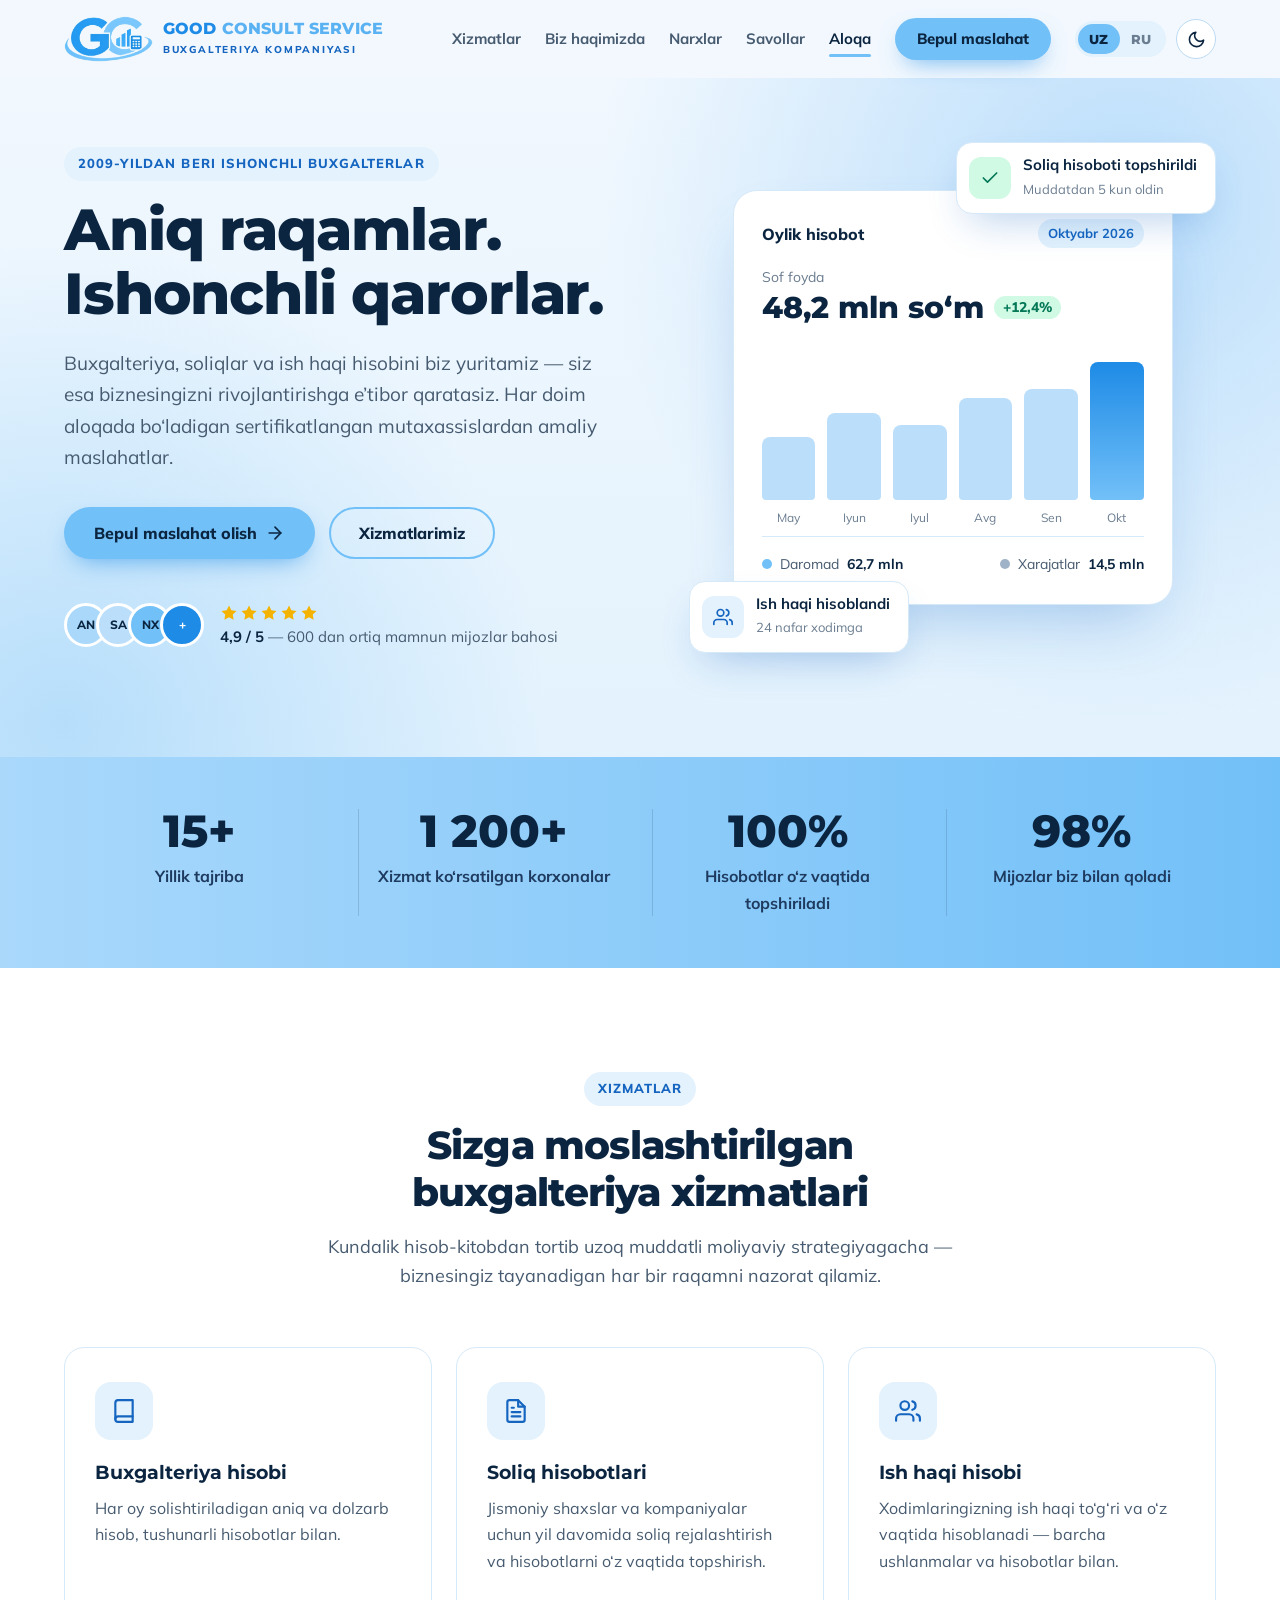
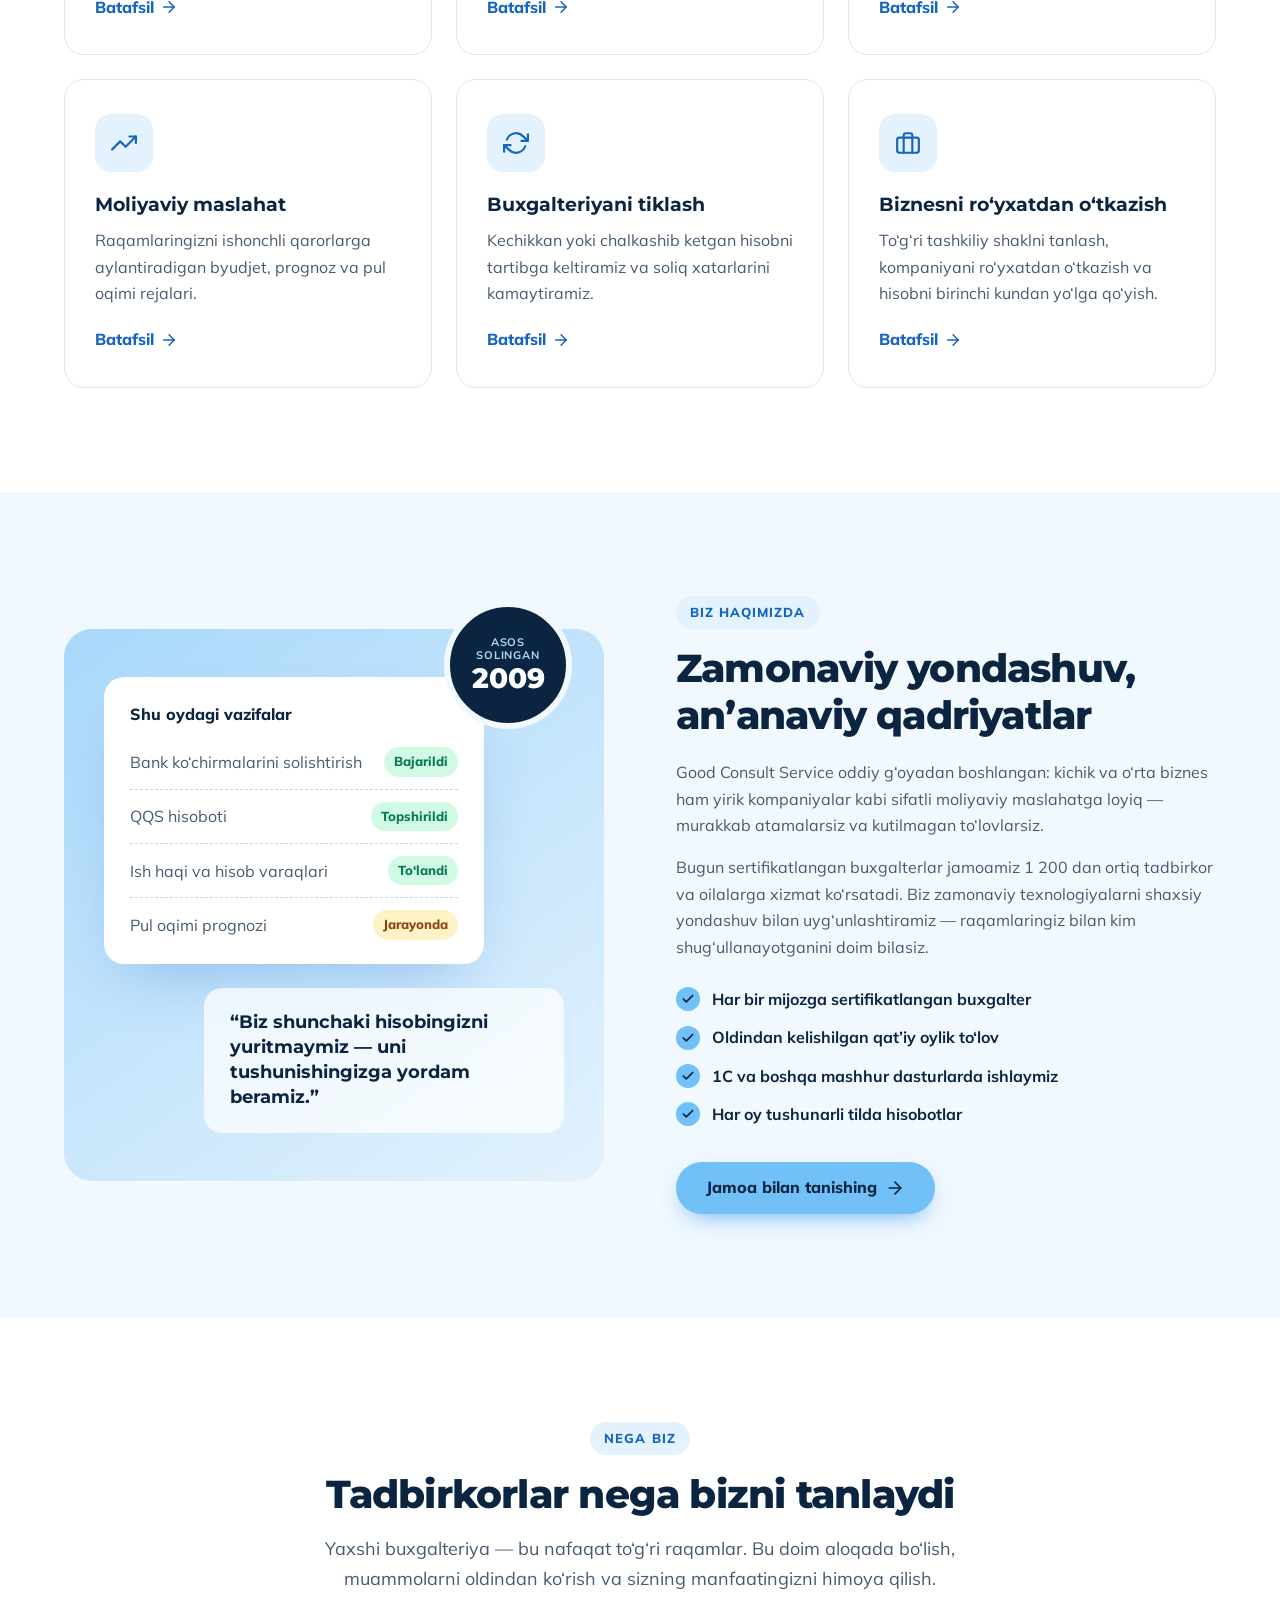
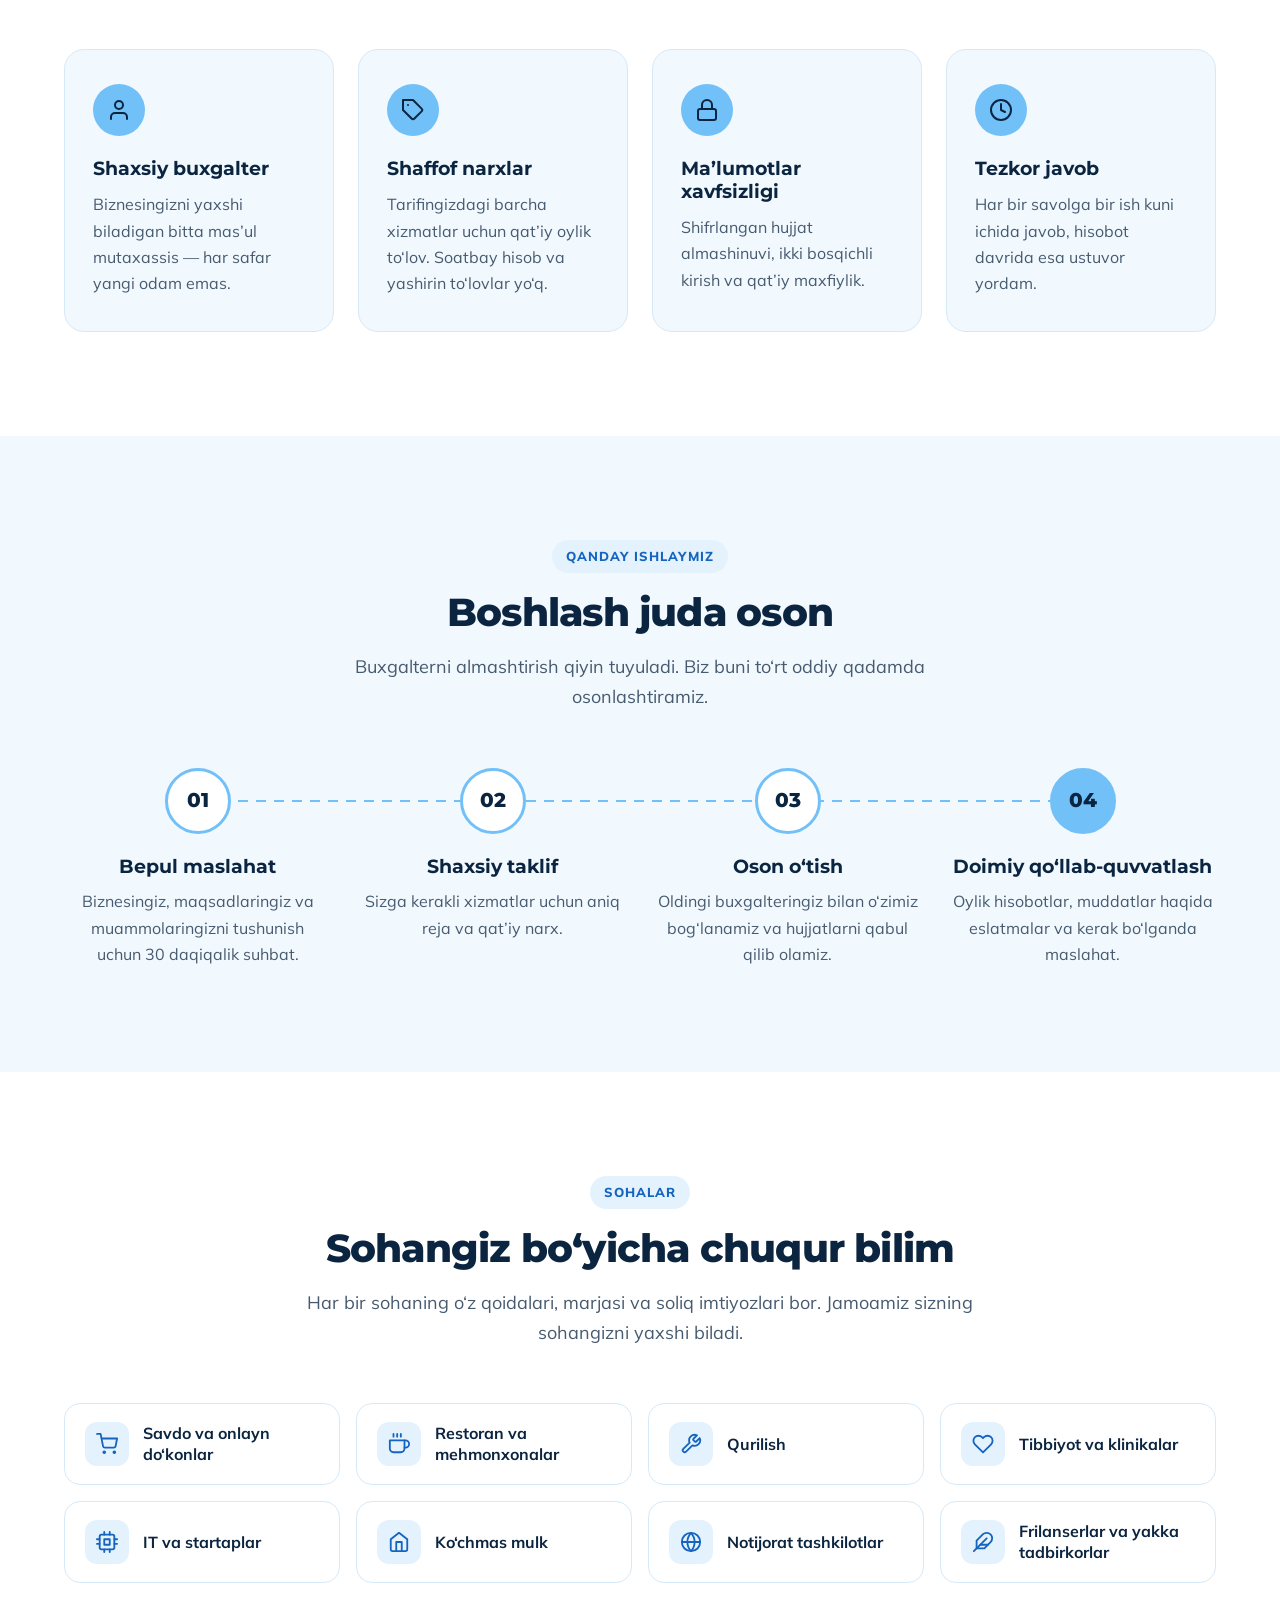
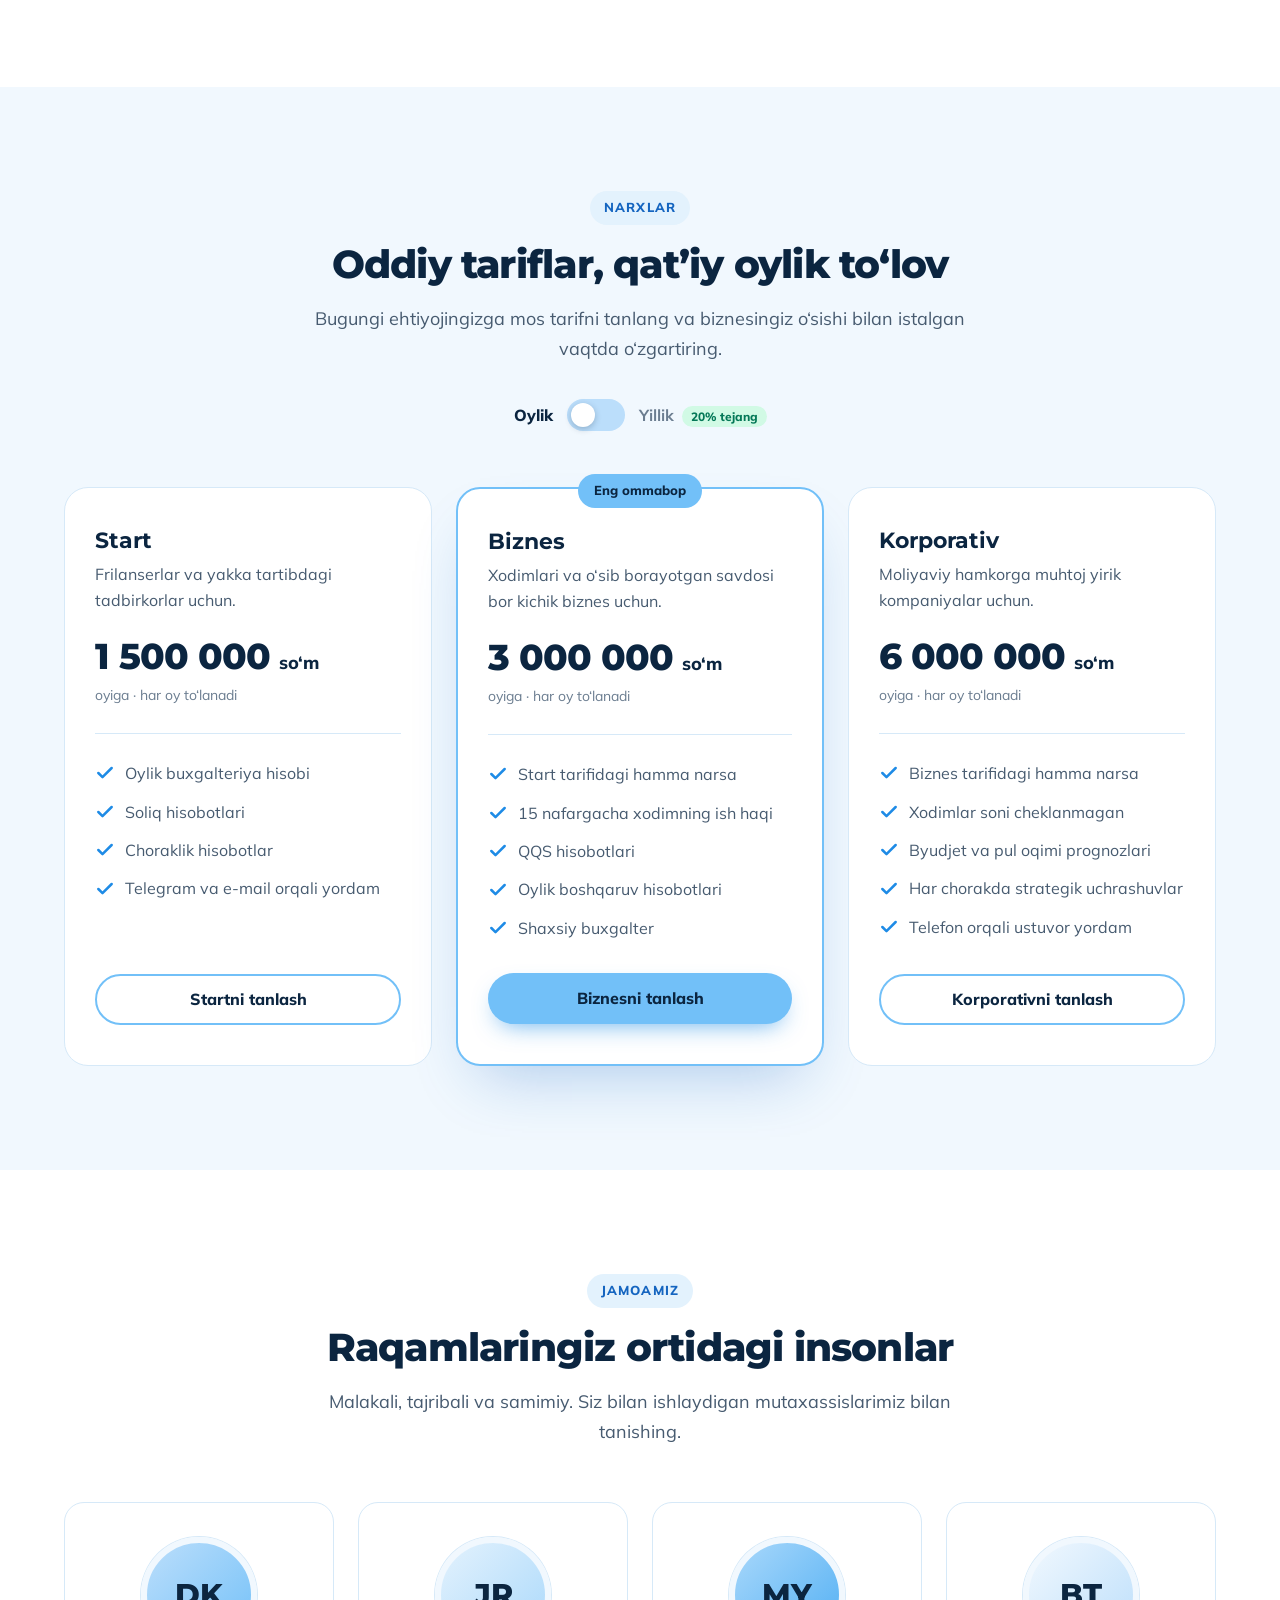
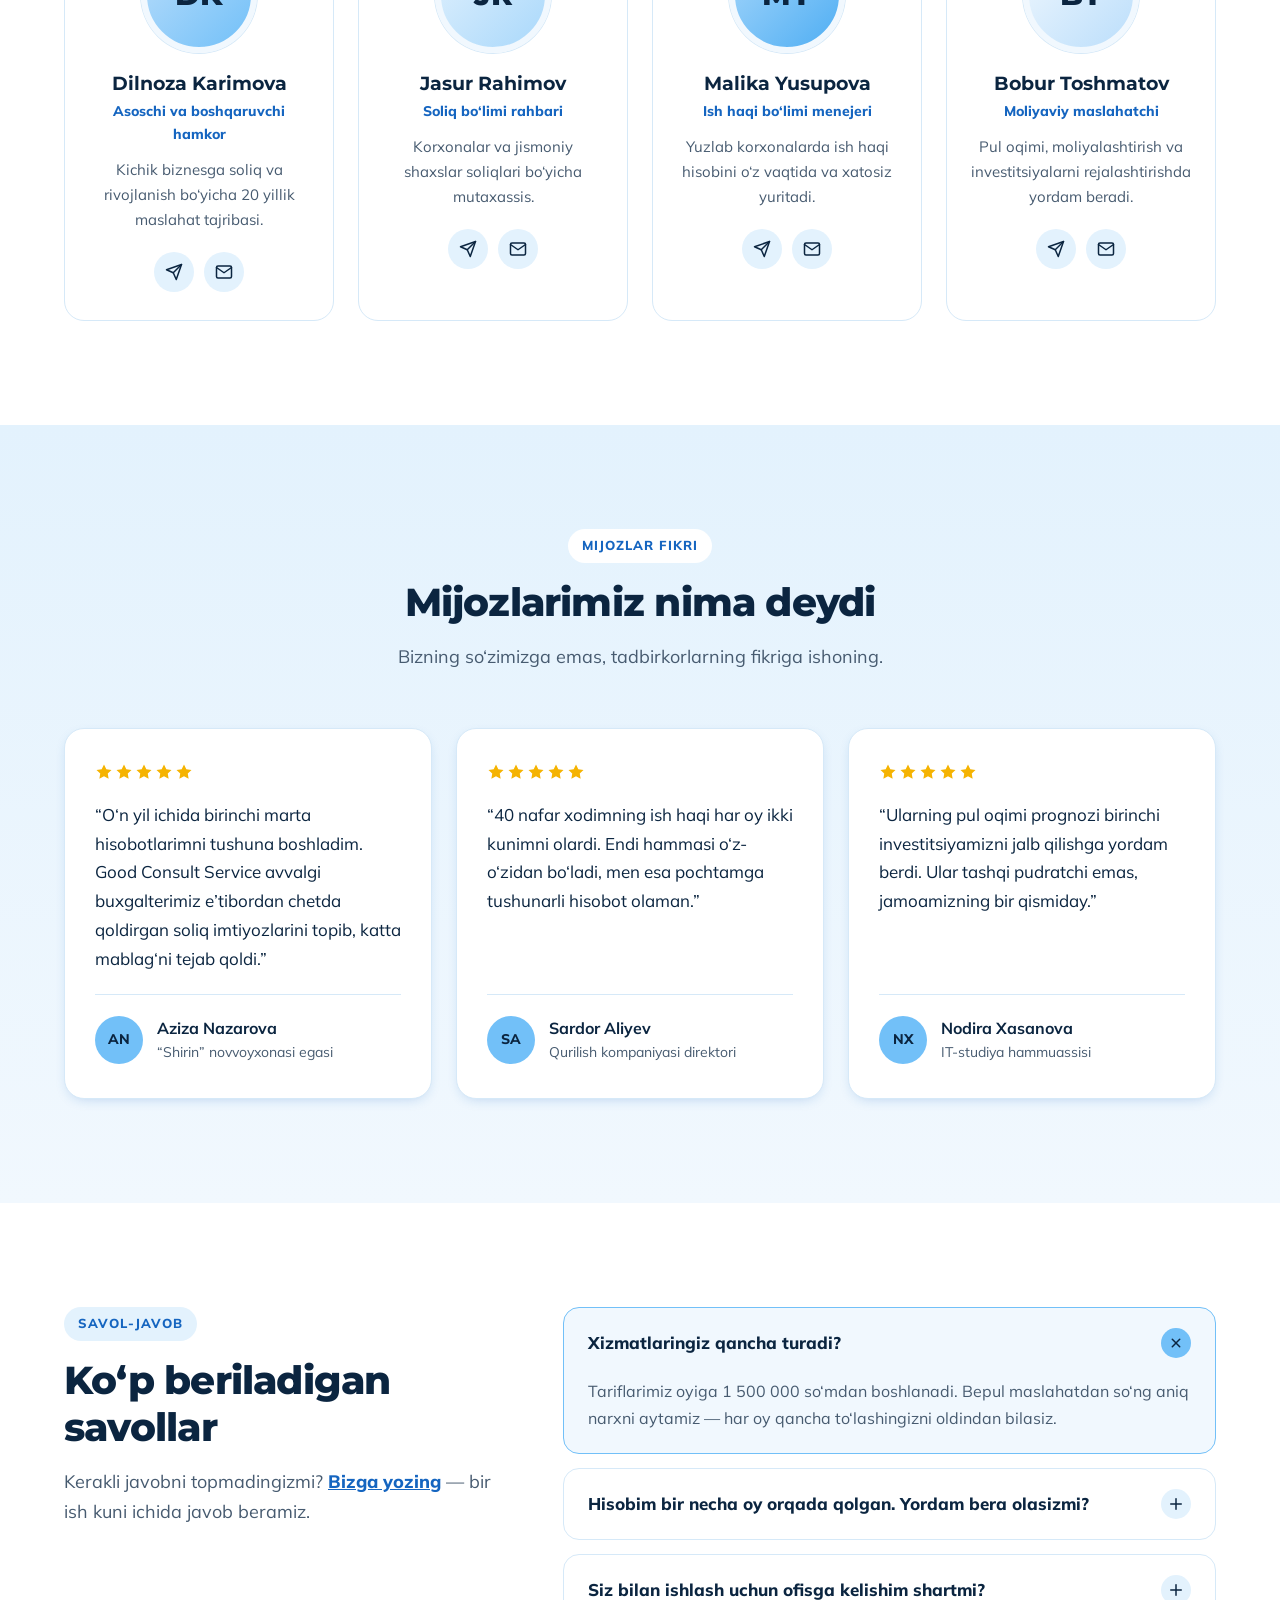
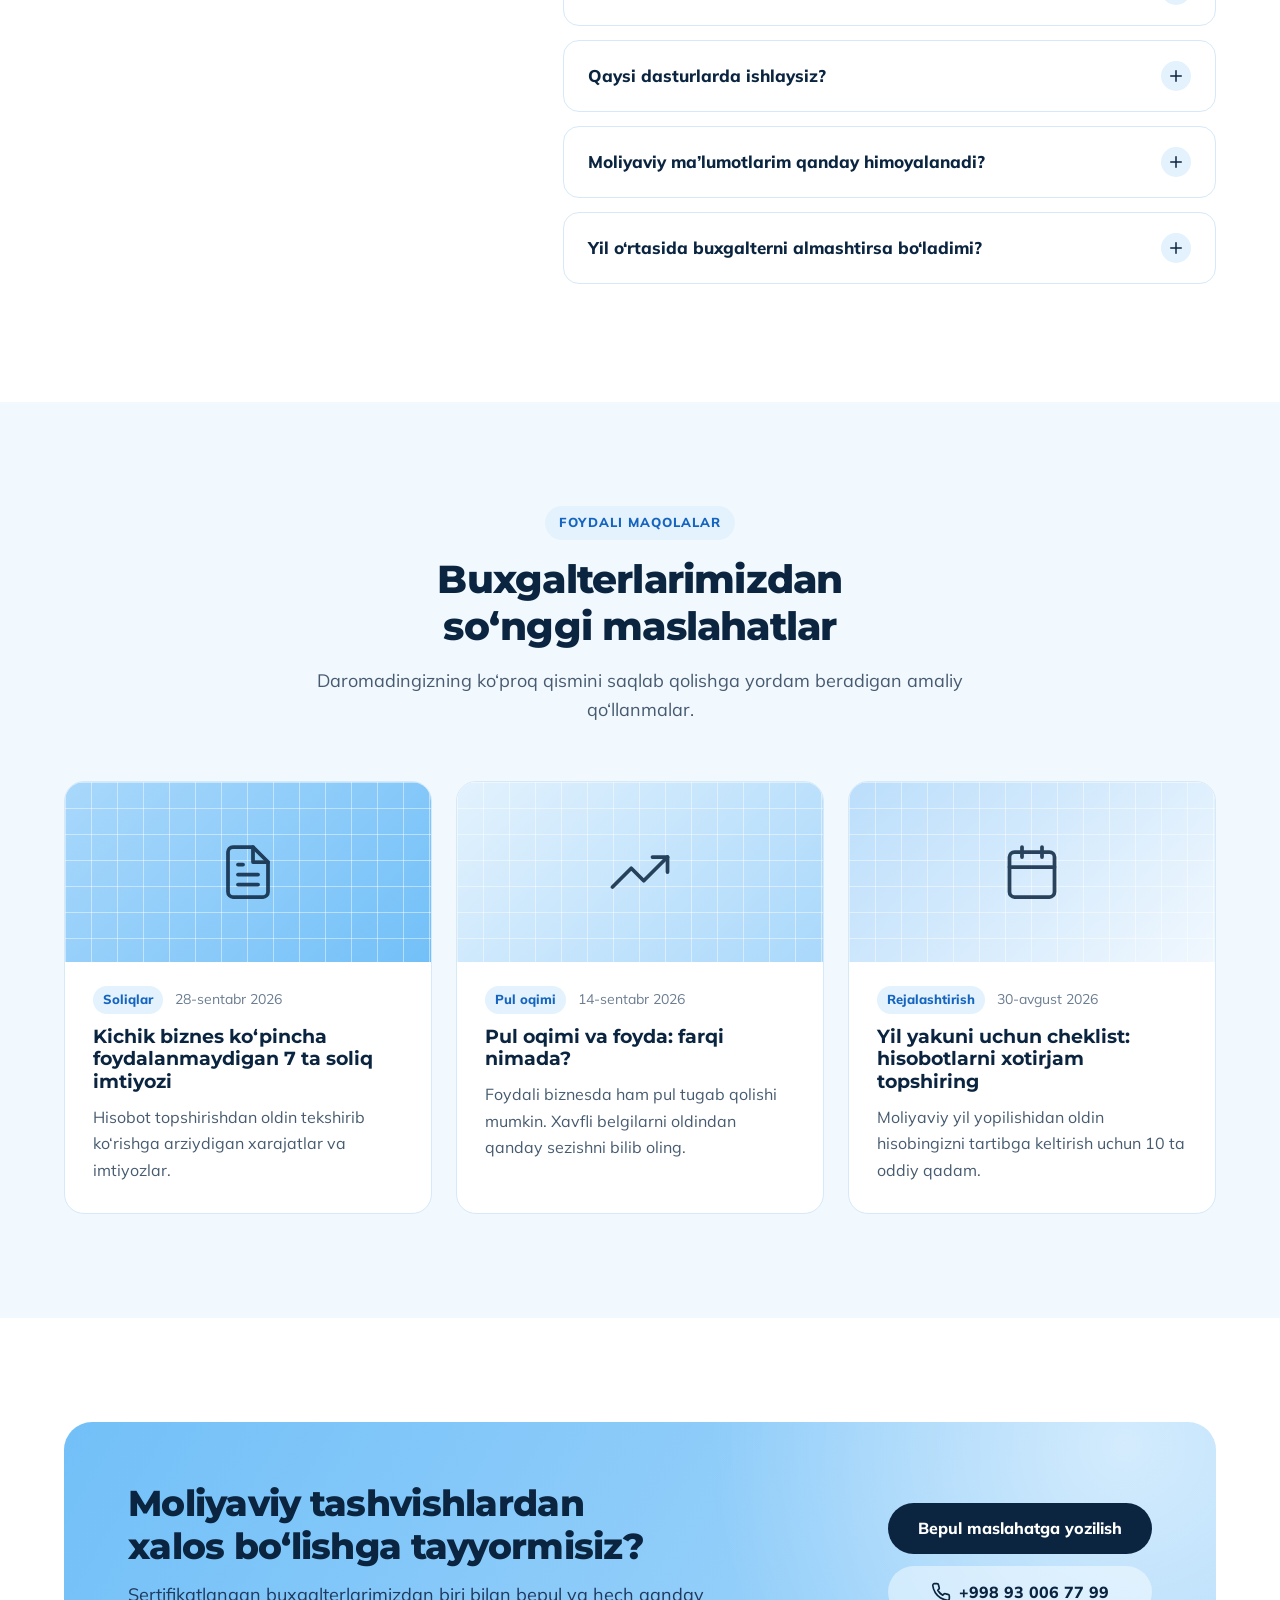
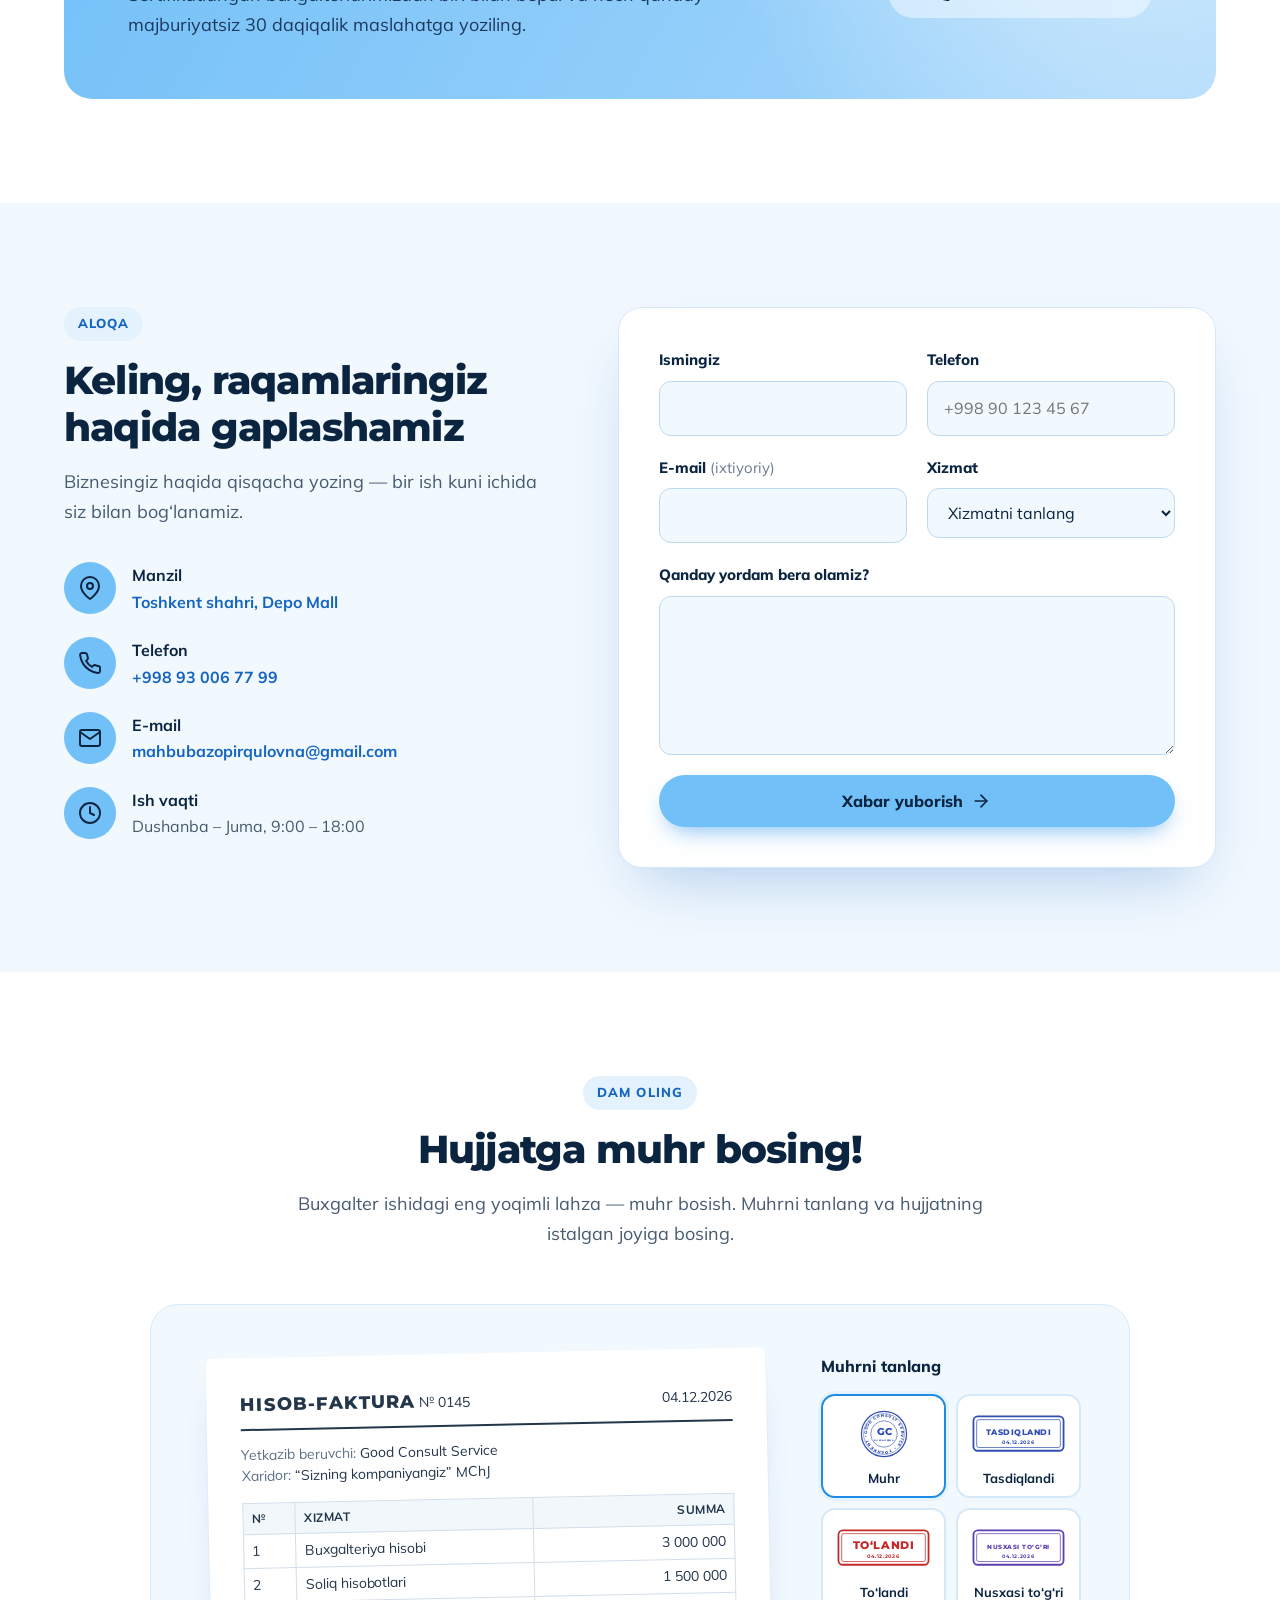
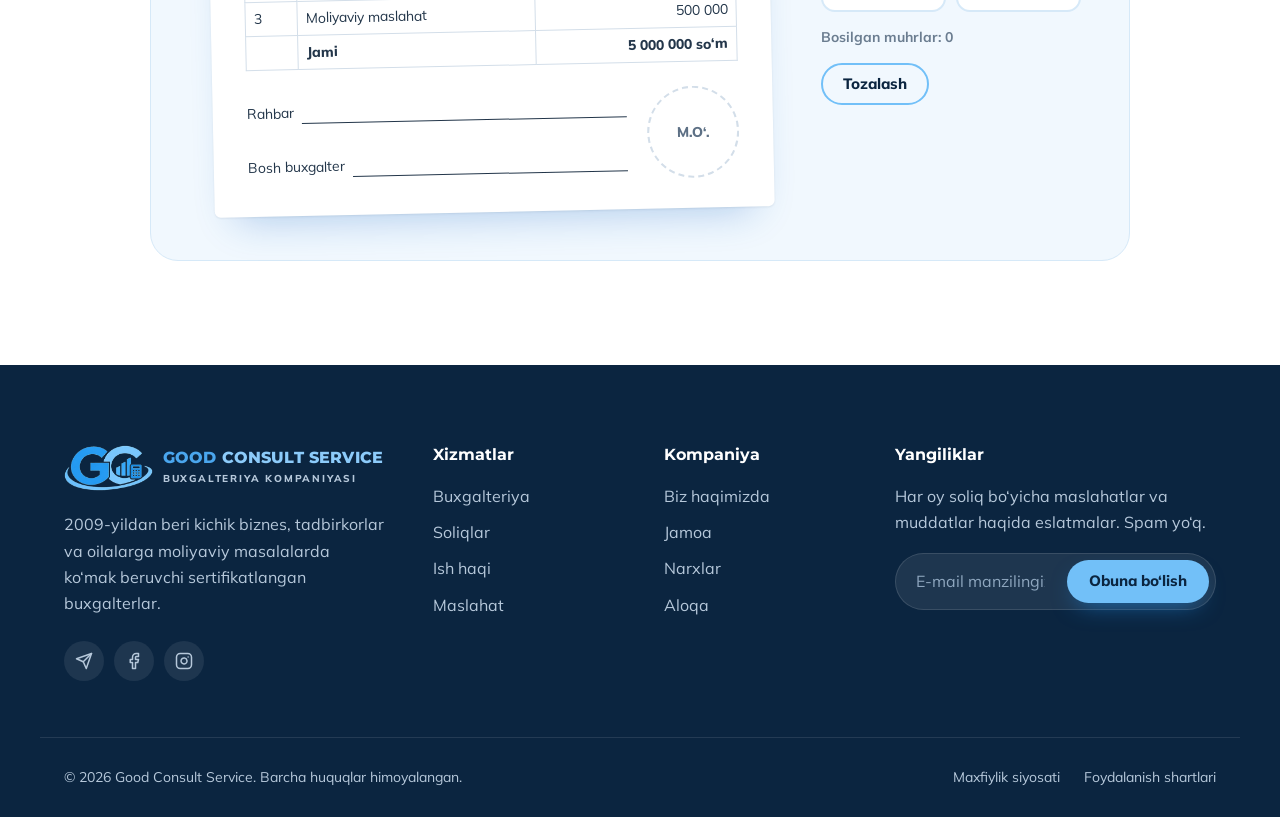
<file: Accountants/index.html>
<!DOCTYPE html>
<html lang="uz">
<head>
    <meta charset="UTF-8">
    <meta name="viewport" content="width=device-width, initial-scale=1.0">
    <meta name="description" content="Good Consult Service — buxgalteriya hisobi, soliq hisobotlari, ish haqi va moliyaviy maslahat bo‘yicha sertifikatlangan mutaxassislar." data-i18n-attr="content:meta.description">
    <title data-i18n="meta.title">Good Consult Service — buxgalteriya kompaniyasi</title>
    <link rel="icon" type="image/png" href="images/favicon.png">
    <link rel="preconnect" href="https://fonts.googleapis.com">
    <link rel="preconnect" href="https://fonts.gstatic.com" crossorigin>
    <link rel="stylesheet" href="https://fonts.googleapis.com/css2?family=Montserrat:wght@600;700;800&family=Mulish:wght@400;600;700;800&display=swap">
    <link rel="stylesheet" href="style.css">
    <script>
        // Pick the theme and language before the page paints, so it never flashes the wrong one.
        // Saved choice first, otherwise the system theme and the browser language.
        (function () {
            var root = document.documentElement;
            var theme = window.matchMedia('(prefers-color-scheme: dark)').matches ? 'dark' : 'light';
            var lang = (navigator.language || '').toLowerCase().indexOf('ru') === 0 ? 'ru' : 'uz';
            try {
                theme = localStorage.getItem('gcs-theme') || theme;
                lang = localStorage.getItem('gcs-lang') || lang;
            } catch (e) {}
            root.classList.add('js');
            root.dataset.theme = theme;
            root.dataset.lang = lang;
            if (lang !== 'uz') {
                // Hide the Uzbek text until script.js has swapped in the translation
                root.classList.add('i18n-pending');
                setTimeout(function () { root.classList.remove('i18n-pending'); }, 2000);
            }
        })();
    </script>
</head>
<body>
    <!-- Icon sprite: each icon is reused below with <use href="#icon-name"> -->
    <svg class="sprite" xmlns="http://www.w3.org/2000/svg" aria-hidden="true">
        <symbol id="i-book" viewBox="0 0 24 24"><path d="M4 19.5A2.5 2.5 0 0 1 6.5 17H20"/><path d="M6.5 2H20v20H6.5A2.5 2.5 0 0 1 4 19.5v-15A2.5 2.5 0 0 1 6.5 2z"/></symbol>
        <symbol id="i-file" viewBox="0 0 24 24"><path d="M14 2H6a2 2 0 0 0-2 2v16a2 2 0 0 0 2 2h12a2 2 0 0 0 2-2V8z"/><polyline points="14 2 14 8 20 8"/><line x1="16" y1="13" x2="8" y2="13"/><line x1="16" y1="17" x2="8" y2="17"/><line x1="10" y1="9" x2="8" y2="9"/></symbol>
        <symbol id="i-users" viewBox="0 0 24 24"><path d="M17 21v-2a4 4 0 0 0-4-4H5a4 4 0 0 0-4 4v2"/><circle cx="9" cy="7" r="4"/><path d="M23 21v-2a4 4 0 0 0-3-3.87"/><path d="M16 3.13a4 4 0 0 1 0 7.75"/></symbol>
        <symbol id="i-trend" viewBox="0 0 24 24"><polyline points="23 6 13.5 15.5 8.5 10.5 1 18"/><polyline points="17 6 23 6 23 12"/></symbol>
        <symbol id="i-refresh" viewBox="0 0 24 24"><polyline points="23 4 23 10 17 10"/><polyline points="1 20 1 14 7 14"/><path d="M3.51 9a9 9 0 0 1 14.85-3.36L23 10M1 14l4.64 4.36A9 9 0 0 0 20.49 15"/></symbol>
        <symbol id="i-briefcase" viewBox="0 0 24 24"><rect x="2" y="7" width="20" height="14" rx="2"/><path d="M16 21V5a2 2 0 0 0-2-2h-4a2 2 0 0 0-2 2v16"/></symbol>
        <symbol id="i-check" viewBox="0 0 24 24"><polyline points="20 6 9 17 4 12"/></symbol>
        <symbol id="i-user" viewBox="0 0 24 24"><path d="M20 21v-2a4 4 0 0 0-4-4H8a4 4 0 0 0-4 4v2"/><circle cx="12" cy="7" r="4"/></symbol>
        <symbol id="i-tag" viewBox="0 0 24 24"><path d="M20.59 13.41l-7.17 7.17a2 2 0 0 1-2.83 0L2 12V2h10l8.59 8.59a2 2 0 0 1 0 2.82z"/><line x1="7" y1="7" x2="7.01" y2="7"/></symbol>
        <symbol id="i-lock" viewBox="0 0 24 24"><rect x="3" y="11" width="18" height="11" rx="2"/><path d="M7 11V7a5 5 0 0 1 10 0v4"/></symbol>
        <symbol id="i-clock" viewBox="0 0 24 24"><circle cx="12" cy="12" r="10"/><polyline points="12 6 12 12 16 14"/></symbol>
        <symbol id="i-phone" viewBox="0 0 24 24"><path d="M22 16.92v3a2 2 0 0 1-2.18 2 19.79 19.79 0 0 1-8.63-3.07 19.5 19.5 0 0 1-6-6 19.79 19.79 0 0 1-3.07-8.67A2 2 0 0 1 4.11 2h3a2 2 0 0 1 2 1.72c.13.96.36 1.9.7 2.81a2 2 0 0 1-.45 2.11L8.09 9.91a16 16 0 0 0 6 6l1.27-1.27a2 2 0 0 1 2.11-.45c.91.34 1.85.57 2.81.7A2 2 0 0 1 22 16.92z"/></symbol>
        <symbol id="i-mail" viewBox="0 0 24 24"><path d="M4 4h16c1.1 0 2 .9 2 2v12c0 1.1-.9 2-2 2H4c-1.1 0-2-.9-2-2V6c0-1.1.9-2 2-2z"/><polyline points="22 6 12 13 2 6"/></symbol>
        <symbol id="i-pin" viewBox="0 0 24 24"><path d="M21 10c0 7-9 13-9 13s-9-6-9-13a9 9 0 0 1 18 0z"/><circle cx="12" cy="10" r="3"/></symbol>
        <symbol id="i-arrow" viewBox="0 0 24 24"><line x1="5" y1="12" x2="19" y2="12"/><polyline points="12 5 19 12 12 19"/></symbol>
        <symbol id="i-up" viewBox="0 0 24 24"><line x1="12" y1="19" x2="12" y2="5"/><polyline points="5 12 12 5 19 12"/></symbol>
        <symbol id="i-plus" viewBox="0 0 24 24"><line x1="12" y1="5" x2="12" y2="19"/><line x1="5" y1="12" x2="19" y2="12"/></symbol>
        <symbol id="i-calendar" viewBox="0 0 24 24"><rect x="3" y="4" width="18" height="18" rx="2"/><line x1="16" y1="2" x2="16" y2="6"/><line x1="8" y1="2" x2="8" y2="6"/><line x1="3" y1="10" x2="21" y2="10"/></symbol>
        <symbol id="i-cart" viewBox="0 0 24 24"><circle cx="9" cy="21" r="1"/><circle cx="20" cy="21" r="1"/><path d="M1 1h4l2.68 13.39a2 2 0 0 0 2 1.61h9.72a2 2 0 0 0 2-1.61L23 6H6"/></symbol>
        <symbol id="i-coffee" viewBox="0 0 24 24"><path d="M18 8h1a4 4 0 0 1 0 8h-1"/><path d="M2 8h16v9a4 4 0 0 1-4 4H6a4 4 0 0 1-4-4V8z"/><line x1="6" y1="1" x2="6" y2="4"/><line x1="10" y1="1" x2="10" y2="4"/><line x1="14" y1="1" x2="14" y2="4"/></symbol>
        <symbol id="i-tool" viewBox="0 0 24 24"><path d="M14.7 6.3a1 1 0 0 0 0 1.4l1.6 1.6a1 1 0 0 0 1.4 0l3.77-3.77a6 6 0 0 1-7.94 7.94l-6.91 6.91a2.12 2.12 0 0 1-3-3l6.91-6.91a6 6 0 0 1 7.94-7.94l-3.76 3.76z"/></symbol>
        <symbol id="i-heart" viewBox="0 0 24 24"><path d="M20.84 4.61a5.5 5.5 0 0 0-7.78 0L12 5.67l-1.06-1.06a5.5 5.5 0 0 0-7.78 7.78l1.06 1.06L12 21.23l7.78-7.78 1.06-1.06a5.5 5.5 0 0 0 0-7.78z"/></symbol>
        <symbol id="i-cpu" viewBox="0 0 24 24"><rect x="4" y="4" width="16" height="16" rx="2"/><rect x="9" y="9" width="6" height="6"/><line x1="9" y1="1" x2="9" y2="4"/><line x1="15" y1="1" x2="15" y2="4"/><line x1="9" y1="20" x2="9" y2="23"/><line x1="15" y1="20" x2="15" y2="23"/><line x1="20" y1="9" x2="23" y2="9"/><line x1="20" y1="14" x2="23" y2="14"/><line x1="1" y1="9" x2="4" y2="9"/><line x1="1" y1="14" x2="4" y2="14"/></symbol>
        <symbol id="i-home" viewBox="0 0 24 24"><path d="M3 9l9-7 9 7v11a2 2 0 0 1-2 2H5a2 2 0 0 1-2-2z"/><polyline points="9 22 9 12 15 12 15 22"/></symbol>
        <symbol id="i-globe" viewBox="0 0 24 24"><circle cx="12" cy="12" r="10"/><line x1="2" y1="12" x2="22" y2="12"/><path d="M12 2a15.3 15.3 0 0 1 4 10 15.3 15.3 0 0 1-4 10 15.3 15.3 0 0 1-4-10 15.3 15.3 0 0 1 4-10z"/></symbol>
        <symbol id="i-feather" viewBox="0 0 24 24"><path d="M20.24 12.24a6 6 0 0 0-8.49-8.49L5 10.5V19h8.5z"/><line x1="16" y1="8" x2="2" y2="22"/><line x1="17.5" y1="15" x2="9" y2="15"/></symbol>
        <symbol id="i-send" viewBox="0 0 24 24"><line x1="22" y1="2" x2="11" y2="13"/><polygon points="22 2 15 22 11 13 2 9 22 2"/></symbol>
        <symbol id="i-facebook" viewBox="0 0 24 24"><path d="M18 2h-3a5 5 0 0 0-5 5v3H7v4h3v8h4v-8h3l1-4h-4V7a1 1 0 0 1 1-1h3z"/></symbol>
        <symbol id="i-instagram" viewBox="0 0 24 24"><rect x="2" y="2" width="20" height="20" rx="5"/><path d="M16 11.37A4 4 0 1 1 12.63 8 4 4 0 0 1 16 11.37z"/><line x1="17.5" y1="6.5" x2="17.51" y2="6.5"/></symbol>
        <symbol id="i-moon" viewBox="0 0 24 24"><path d="M21 12.79A9 9 0 1 1 11.21 3 7 7 0 0 0 21 12.79z"/></symbol>
        <symbol id="i-sun" viewBox="0 0 24 24"><circle cx="12" cy="12" r="5"/><line x1="12" y1="1" x2="12" y2="3"/><line x1="12" y1="21" x2="12" y2="23"/><line x1="4.22" y1="4.22" x2="5.64" y2="5.64"/><line x1="18.36" y1="18.36" x2="19.78" y2="19.78"/><line x1="1" y1="12" x2="3" y2="12"/><line x1="21" y1="12" x2="23" y2="12"/><line x1="4.22" y1="19.78" x2="5.64" y2="18.36"/><line x1="18.36" y1="5.64" x2="19.78" y2="4.22"/></symbol>
        <!-- Worn-ink textures for the stamps (stamp.js) -->
        <filter id="ink-1" x="-5%" y="-5%" width="110%" height="110%">
            <feTurbulence type="fractalNoise" baseFrequency="0.8" numOctaves="2" seed="2" result="grain"/>
            <feColorMatrix in="grain" type="matrix" values="0 0 0 0 0  0 0 0 0 0  0 0 0 0 0  0 0 0 -3 2.4" result="speckle"/>
            <feComposite in="SourceGraphic" in2="speckle" operator="in" result="inked"/>
            <feTurbulence type="fractalNoise" baseFrequency="0.05" numOctaves="1" seed="5" result="wobble"/>
            <feDisplacementMap in="inked" in2="wobble" scale="2.5" xChannelSelector="R" yChannelSelector="G"/>
        </filter>
        <filter id="ink-2" x="-5%" y="-5%" width="110%" height="110%">
            <feTurbulence type="fractalNoise" baseFrequency="0.8" numOctaves="2" seed="9" result="grain"/>
            <feColorMatrix in="grain" type="matrix" values="0 0 0 0 0  0 0 0 0 0  0 0 0 0 0  0 0 0 -3 2.4" result="speckle"/>
            <feComposite in="SourceGraphic" in2="speckle" operator="in" result="inked"/>
            <feTurbulence type="fractalNoise" baseFrequency="0.05" numOctaves="1" seed="13" result="wobble"/>
            <feDisplacementMap in="inked" in2="wobble" scale="2.5" xChannelSelector="R" yChannelSelector="G"/>
        </filter>
        <filter id="ink-3" x="-5%" y="-5%" width="110%" height="110%">
            <feTurbulence type="fractalNoise" baseFrequency="0.8" numOctaves="2" seed="17" result="grain"/>
            <feColorMatrix in="grain" type="matrix" values="0 0 0 0 0  0 0 0 0 0  0 0 0 0 0  0 0 0 -3 2.4" result="speckle"/>
            <feComposite in="SourceGraphic" in2="speckle" operator="in" result="inked"/>
            <feTurbulence type="fractalNoise" baseFrequency="0.05" numOctaves="1" seed="21" result="wobble"/>
            <feDisplacementMap in="inked" in2="wobble" scale="2.5" xChannelSelector="R" yChannelSelector="G"/>
        </filter>
        <symbol id="i-star" viewBox="0 0 24 24"><polygon points="12 2 15.09 8.26 22 9.27 17 14.14 18.18 21.02 12 17.77 5.82 21.02 7 14.14 2 9.27 8.91 8.26 12 2"/></symbol>
    </svg>

    <a class="skip-link" href="#main" data-i18n="skip">Asosiy mazmunga o‘tish</a>

    <header class="site-header">
        <div class="container header-inner">
            <a class="logo" href="#home" aria-label="Good Consult Service — bosh sahifa" data-i18n-attr="aria-label:logo.label">
                <img class="logo-mark" src="images/logo-mark.png" alt="" width="93" height="48">
                <span class="logo-text">
                    <span class="logo-name"><b>Good</b> Consult Service</span>
                    <small data-i18n="logo.tagline">Buxgalteriya kompaniyasi</small>
                </span>
            </a>

            <nav class="site-nav" id="site-nav" aria-label="Asosiy menyu" data-i18n-attr="aria-label:nav.label">
                <a href="#services" data-i18n="nav.services">Xizmatlar</a>
                <a href="#about" data-i18n="nav.about">Biz haqimizda</a>
                <a href="#pricing" data-i18n="nav.pricing">Narxlar</a>
                <a href="#faq" data-i18n="nav.faq">Savollar</a>
                <a href="#contact" data-i18n="nav.contact">Aloqa</a>
                <a href="#contact" class="btn btn-primary btn-small nav-cta" data-i18n="nav.cta">Bepul maslahat</a>
            </nav>

            <div class="header-tools">
                <div class="lang-switch" role="group" aria-label="Til / Язык">
                    <button type="button" data-lang="uz" lang="uz" title="O‘zbekcha" aria-pressed="true">UZ</button>
                    <button type="button" data-lang="ru" lang="ru" title="Русский" aria-pressed="false">RU</button>
                </div>
                <button class="theme-toggle" type="button" aria-pressed="false" aria-label="Tungi rejim" data-i18n-attr="aria-label:theme.toggle">
                    <svg class="icon icon-moon"><use href="#i-moon"/></svg>
                    <svg class="icon icon-sun"><use href="#i-sun"/></svg>
                </button>
                <button class="nav-toggle" type="button" aria-expanded="false" aria-controls="site-nav" aria-label="Menyuni ochish">
                    <span></span><span></span><span></span>
                </button>
            </div>
        </div>
    </header>

    <main id="main">

        <!-- 1. Hero -->
        <section class="hero" id="home">
            <div class="container hero-inner">
                <div class="hero-content">
                    <span class="eyebrow" data-i18n="hero.eyebrow">2009-yildan beri ishonchli buxgalterlar</span>
                    <h1 data-i18n="hero.title">Aniq raqamlar.<br>Ishonchli qarorlar.</h1>
                    <p class="lead" data-i18n="hero.lead">Buxgalteriya, soliqlar va ish haqi hisobini biz yuritamiz — siz esa biznesingizni rivojlantirishga e’tibor qaratasiz. Har doim aloqada bo‘ladigan sertifikatlangan mutaxassislardan amaliy maslahatlar.</p>
                    <div class="hero-actions">
                        <a href="#contact" class="btn btn-primary"><span data-i18n="hero.cta">Bepul maslahat olish</span> <svg class="icon"><use href="#i-arrow"/></svg></a>
                        <a href="#services" class="btn btn-outline" data-i18n="hero.secondary">Xizmatlarimiz</a>
                    </div>
                    <div class="hero-proof">
                        <div class="avatar-stack" aria-hidden="true">
                            <span data-i18n="people.an">AN</span><span data-i18n="people.sa">SA</span><span data-i18n="people.nx">NX</span><span>+</span>
                        </div>
                        <p><span class="stars" aria-hidden="true"><svg><use href="#i-star"/></svg><svg><use href="#i-star"/></svg><svg><use href="#i-star"/></svg><svg><use href="#i-star"/></svg><svg><use href="#i-star"/></svg></span><span data-i18n="hero.proof"><strong>4,9 / 5</strong> — 600 dan ortiq mamnun mijozlar bahosi</span></p>
                    </div>
                </div>

                <div class="hero-visual" aria-hidden="true">
                    <div class="dash-card">
                        <div class="dash-head">
                            <span class="dash-title" data-i18n="dash.title">Oylik hisobot</span>
                            <span class="dash-badge" data-i18n="dash.month">Oktyabr 2026</span>
                        </div>
                        <p class="dash-label" data-i18n="dash.label">Sof foyda</p>
                        <p class="dash-value"><span data-i18n="dash.value">48,2 mln so‘m</span> <span class="dash-trend">+12,4%</span></p>
                        <div class="dash-chart">
                            <div class="bar" style="--h: 42%"><span data-i18n="dash.m5">May</span></div>
                            <div class="bar" style="--h: 58%"><span data-i18n="dash.m6">Iyun</span></div>
                            <div class="bar" style="--h: 50%"><span data-i18n="dash.m7">Iyul</span></div>
                            <div class="bar" style="--h: 68%"><span data-i18n="dash.m8">Avg</span></div>
                            <div class="bar" style="--h: 74%"><span data-i18n="dash.m9">Sen</span></div>
                            <div class="bar bar-current" style="--h: 92%"><span data-i18n="dash.m10">Okt</span></div>
                        </div>
                        <div class="dash-legend">
                            <div><span class="dot dot-in"></span><span data-i18n="dash.income">Daromad</span> <strong data-i18n="dash.incomeValue">62,7 mln</strong></div>
                            <div><span class="dot dot-out"></span><span data-i18n="dash.expenses">Xarajatlar</span> <strong data-i18n="dash.expensesValue">14,5 mln</strong></div>
                        </div>
                    </div>
                    <div class="float-card float-top">
                        <span class="float-icon"><svg class="icon"><use href="#i-check"/></svg></span>
                        <div><strong data-i18n="dash.taxTitle">Soliq hisoboti topshirildi</strong><small data-i18n="dash.taxText">Muddatdan 5 kun oldin</small></div>
                    </div>
                    <div class="float-card float-bottom">
                        <span class="float-icon"><svg class="icon"><use href="#i-users"/></svg></span>
                        <div><strong data-i18n="dash.payTitle">Ish haqi hisoblandi</strong><small data-i18n="dash.payText">24 nafar xodimga</small></div>
                    </div>
                </div>
            </div>
        </section>

        <!-- 2. Stats -->
        <section class="stats" aria-label="Raqamlarda" data-i18n-attr="aria-label:stats.label">
            <div class="container stats-grid">
                <div class="stat">
                    <p class="stat-number"><span data-count="15">15</span>+</p>
                    <p class="stat-label" data-i18n="stats.years">Yillik tajriba</p>
                </div>
                <div class="stat">
                    <p class="stat-number"><span data-count="1200">1&nbsp;200</span>+</p>
                    <p class="stat-label" data-i18n="stats.clients">Xizmat ko‘rsatilgan korxonalar</p>
                </div>
                <div class="stat">
                    <p class="stat-number"><span data-count="100">100</span>%</p>
                    <p class="stat-label" data-i18n="stats.onTime">Hisobotlar o‘z vaqtida topshiriladi</p>
                </div>
                <div class="stat">
                    <p class="stat-number"><span data-count="98">98</span>%</p>
                    <p class="stat-label" data-i18n="stats.retention">Mijozlar biz bilan qoladi</p>
                </div>
            </div>
        </section>

        <!-- 3. Services -->
        <section class="section" id="services">
            <div class="container">
                <div class="section-head reveal">
                    <span class="eyebrow" data-i18n="services.eyebrow">Xizmatlar</span>
                    <h2 data-i18n="services.title">Sizga moslashtirilgan buxgalteriya xizmatlari</h2>
                    <p data-i18n="services.text">Kundalik hisob-kitobdan tortib uzoq muddatli moliyaviy strategiyagacha — biznesingiz tayanadigan har bir raqamni nazorat qilamiz.</p>
                </div>
                <div class="services-grid">
                    <article class="service-card reveal">
                        <span class="icon-box"><svg class="icon"><use href="#i-book"/></svg></span>
                        <h3 data-i18n="services.s1.title">Buxgalteriya hisobi</h3>
                        <p data-i18n="services.s1.text">Har oy solishtiriladigan aniq va dolzarb hisob, tushunarli hisobotlar bilan.</p>
                        <a href="#contact" class="text-link"><span data-i18n="services.more">Batafsil</span> <svg class="icon"><use href="#i-arrow"/></svg></a>
                    </article>
                    <article class="service-card reveal">
                        <span class="icon-box"><svg class="icon"><use href="#i-file"/></svg></span>
                        <h3 data-i18n="services.s2.title">Soliq hisobotlari</h3>
                        <p data-i18n="services.s2.text">Jismoniy shaxslar va kompaniyalar uchun yil davomida soliq rejalashtirish va hisobotlarni o‘z vaqtida topshirish.</p>
                        <a href="#contact" class="text-link"><span data-i18n="services.more">Batafsil</span> <svg class="icon"><use href="#i-arrow"/></svg></a>
                    </article>
                    <article class="service-card reveal">
                        <span class="icon-box"><svg class="icon"><use href="#i-users"/></svg></span>
                        <h3 data-i18n="services.s3.title">Ish haqi hisobi</h3>
                        <p data-i18n="services.s3.text">Xodimlaringizning ish haqi to‘g‘ri va o‘z vaqtida hisoblanadi — barcha ushlanmalar va hisobotlar bilan.</p>
                        <a href="#contact" class="text-link"><span data-i18n="services.more">Batafsil</span> <svg class="icon"><use href="#i-arrow"/></svg></a>
                    </article>
                    <article class="service-card reveal">
                        <span class="icon-box"><svg class="icon"><use href="#i-trend"/></svg></span>
                        <h3 data-i18n="services.s4.title">Moliyaviy maslahat</h3>
                        <p data-i18n="services.s4.text">Raqamlaringizni ishonchli qarorlarga aylantiradigan byudjet, prognoz va pul oqimi rejalari.</p>
                        <a href="#contact" class="text-link"><span data-i18n="services.more">Batafsil</span> <svg class="icon"><use href="#i-arrow"/></svg></a>
                    </article>
                    <article class="service-card reveal">
                        <span class="icon-box"><svg class="icon"><use href="#i-refresh"/></svg></span>
                        <h3 data-i18n="services.s5.title">Buxgalteriyani tiklash</h3>
                        <p data-i18n="services.s5.text">Kechikkan yoki chalkashib ketgan hisobni tartibga keltiramiz va soliq xatarlarini kamaytiramiz.</p>
                        <a href="#contact" class="text-link"><span data-i18n="services.more">Batafsil</span> <svg class="icon"><use href="#i-arrow"/></svg></a>
                    </article>
                    <article class="service-card reveal">
                        <span class="icon-box"><svg class="icon"><use href="#i-briefcase"/></svg></span>
                        <h3 data-i18n="services.s6.title">Biznesni ro‘yxatdan o‘tkazish</h3>
                        <p data-i18n="services.s6.text">To‘g‘ri tashkiliy shaklni tanlash, kompaniyani ro‘yxatdan o‘tkazish va hisobni birinchi kundan yo‘lga qo‘yish.</p>
                        <a href="#contact" class="text-link"><span data-i18n="services.more">Batafsil</span> <svg class="icon"><use href="#i-arrow"/></svg></a>
                    </article>
                </div>
            </div>
        </section>

        <!-- 4. About -->
        <section class="section section-tint" id="about">
            <div class="container about-inner">
                <div class="about-visual reveal" aria-hidden="true">
                    <div class="ledger-card">
                        <p class="ledger-title" data-i18n="about.ledgerTitle">Shu oydagi vazifalar</p>
                        <ul>
                            <li><span data-i18n="about.task1">Bank ko‘chirmalarini solishtirish</span><em class="pill pill-done" data-i18n="about.done">Bajarildi</em></li>
                            <li><span data-i18n="about.task2">QQS hisoboti</span><em class="pill pill-done" data-i18n="about.filed">Topshirildi</em></li>
                            <li><span data-i18n="about.task3">Ish haqi va hisob varaqlari</span><em class="pill pill-done" data-i18n="about.paid">To‘landi</em></li>
                            <li><span data-i18n="about.task4">Pul oqimi prognozi</span><em class="pill pill-progress" data-i18n="about.progress">Jarayonda</em></li>
                        </ul>
                    </div>
                    <div class="about-badge">
                        <strong data-i18n="about.founded">Asos solingan</strong>
                        <span>2009</span>
                    </div>
                    <blockquote class="about-quote" data-i18n="about.quote">“Biz shunchaki hisobingizni yuritmaymiz — uni tushunishingizga yordam beramiz.”</blockquote>
                </div>
                <div class="about-content reveal">
                    <span class="eyebrow" data-i18n="about.eyebrow">Biz haqimizda</span>
                    <h2 data-i18n="about.title">Zamonaviy yondashuv, an’anaviy qadriyatlar</h2>
                    <p data-i18n="about.p1">Good Consult Service oddiy g‘oyadan boshlangan: kichik va o‘rta biznes ham yirik kompaniyalar kabi sifatli moliyaviy maslahatga loyiq — murakkab atamalarsiz va kutilmagan to‘lovlarsiz.</p>
                    <p data-i18n="about.p2">Bugun sertifikatlangan buxgalterlar jamoamiz 1 200 dan ortiq tadbirkor va oilalarga xizmat ko‘rsatadi. Biz zamonaviy texnologiyalarni shaxsiy yondashuv bilan uyg‘unlashtiramiz — raqamlaringiz bilan kim shug‘ullanayotganini doim bilasiz.</p>
                    <ul class="check-list">
                        <li><svg class="icon"><use href="#i-check"/></svg><span data-i18n="about.c1">Har bir mijozga sertifikatlangan buxgalter</span></li>
                        <li><svg class="icon"><use href="#i-check"/></svg><span data-i18n="about.c2">Oldindan kelishilgan qat’iy oylik to‘lov</span></li>
                        <li><svg class="icon"><use href="#i-check"/></svg><span data-i18n="about.c3">1C va boshqa mashhur dasturlarda ishlaymiz</span></li>
                        <li><svg class="icon"><use href="#i-check"/></svg><span data-i18n="about.c4">Har oy tushunarli tilda hisobotlar</span></li>
                    </ul>
                    <a href="#team" class="btn btn-primary"><span data-i18n="about.cta">Jamoa bilan tanishing</span> <svg class="icon"><use href="#i-arrow"/></svg></a>
                </div>
            </div>
        </section>

        <!-- 5. Why choose us -->
        <section class="section" id="why">
            <div class="container">
                <div class="section-head reveal">
                    <span class="eyebrow" data-i18n="why.eyebrow">Nega biz</span>
                    <h2 data-i18n="why.title">Tadbirkorlar nega bizni tanlaydi</h2>
                    <p data-i18n="why.text">Yaxshi buxgalteriya — bu nafaqat to‘g‘ri raqamlar. Bu doim aloqada bo‘lish, muammolarni oldindan ko‘rish va sizning manfaatingizni himoya qilish.</p>
                </div>
                <div class="why-grid">
                    <div class="why-card reveal">
                        <span class="icon-circle"><svg class="icon"><use href="#i-user"/></svg></span>
                        <h3 data-i18n="why.w1.title">Shaxsiy buxgalter</h3>
                        <p data-i18n="why.w1.text">Biznesingizni yaxshi biladigan bitta mas’ul mutaxassis — har safar yangi odam emas.</p>
                    </div>
                    <div class="why-card reveal">
                        <span class="icon-circle"><svg class="icon"><use href="#i-tag"/></svg></span>
                        <h3 data-i18n="why.w2.title">Shaffof narxlar</h3>
                        <p data-i18n="why.w2.text">Tarifingizdagi barcha xizmatlar uchun qat’iy oylik to‘lov. Soatbay hisob va yashirin to‘lovlar yo‘q.</p>
                    </div>
                    <div class="why-card reveal">
                        <span class="icon-circle"><svg class="icon"><use href="#i-lock"/></svg></span>
                        <h3 data-i18n="why.w3.title">Ma’lumotlar xavfsizligi</h3>
                        <p data-i18n="why.w3.text">Shifrlangan hujjat almashinuvi, ikki bosqichli kirish va qat’iy maxfiylik.</p>
                    </div>
                    <div class="why-card reveal">
                        <span class="icon-circle"><svg class="icon"><use href="#i-clock"/></svg></span>
                        <h3 data-i18n="why.w4.title">Tezkor javob</h3>
                        <p data-i18n="why.w4.text">Har bir savolga bir ish kuni ichida javob, hisobot davrida esa ustuvor yordam.</p>
                    </div>
                </div>
            </div>
        </section>

        <!-- 6. How it works -->
        <section class="section section-tint" id="process">
            <div class="container">
                <div class="section-head reveal">
                    <span class="eyebrow" data-i18n="process.eyebrow">Qanday ishlaymiz</span>
                    <h2 data-i18n="process.title">Boshlash juda oson</h2>
                    <p data-i18n="process.text">Buxgalterni almashtirish qiyin tuyuladi. Biz buni to‘rt oddiy qadamda osonlashtiramiz.</p>
                </div>
                <ol class="steps">
                    <li class="step reveal">
                        <span class="step-number">01</span>
                        <h3 data-i18n="process.p1.title">Bepul maslahat</h3>
                        <p data-i18n="process.p1.text">Biznesingiz, maqsadlaringiz va muammolaringizni tushunish uchun 30 daqiqalik suhbat.</p>
                    </li>
                    <li class="step reveal">
                        <span class="step-number">02</span>
                        <h3 data-i18n="process.p2.title">Shaxsiy taklif</h3>
                        <p data-i18n="process.p2.text">Sizga kerakli xizmatlar uchun aniq reja va qat’iy narx.</p>
                    </li>
                    <li class="step reveal">
                        <span class="step-number">03</span>
                        <h3 data-i18n="process.p3.title">Oson o‘tish</h3>
                        <p data-i18n="process.p3.text">Oldingi buxgalteringiz bilan o‘zimiz bog‘lanamiz va hujjatlarni qabul qilib olamiz.</p>
                    </li>
                    <li class="step reveal">
                        <span class="step-number">04</span>
                        <h3 data-i18n="process.p4.title">Doimiy qo‘llab-quvvatlash</h3>
                        <p data-i18n="process.p4.text">Oylik hisobotlar, muddatlar haqida eslatmalar va kerak bo‘lganda maslahat.</p>
                    </li>
                </ol>
            </div>
        </section>

        <!-- 7. Industries -->
        <section class="section" id="industries">
            <div class="container">
                <div class="section-head reveal">
                    <span class="eyebrow" data-i18n="industries.eyebrow">Sohalar</span>
                    <h2 data-i18n="industries.title">Sohangiz bo‘yicha chuqur bilim</h2>
                    <p data-i18n="industries.text">Har bir sohaning o‘z qoidalari, marjasi va soliq imtiyozlari bor. Jamoamiz sizning sohangizni yaxshi biladi.</p>
                </div>
                <ul class="industry-grid">
                    <li class="industry reveal"><svg class="icon"><use href="#i-cart"/></svg><span data-i18n="industries.i1">Savdo va onlayn do‘konlar</span></li>
                    <li class="industry reveal"><svg class="icon"><use href="#i-coffee"/></svg><span data-i18n="industries.i2">Restoran va mehmonxonalar</span></li>
                    <li class="industry reveal"><svg class="icon"><use href="#i-tool"/></svg><span data-i18n="industries.i3">Qurilish</span></li>
                    <li class="industry reveal"><svg class="icon"><use href="#i-heart"/></svg><span data-i18n="industries.i4">Tibbiyot va klinikalar</span></li>
                    <li class="industry reveal"><svg class="icon"><use href="#i-cpu"/></svg><span data-i18n="industries.i5">IT va startaplar</span></li>
                    <li class="industry reveal"><svg class="icon"><use href="#i-home"/></svg><span data-i18n="industries.i6">Ko‘chmas mulk</span></li>
                    <li class="industry reveal"><svg class="icon"><use href="#i-globe"/></svg><span data-i18n="industries.i7">Notijorat tashkilotlar</span></li>
                    <li class="industry reveal"><svg class="icon"><use href="#i-feather"/></svg><span data-i18n="industries.i8">Frilanserlar va yakka tadbirkorlar</span></li>
                </ul>
            </div>
        </section>

        <!-- 8. Pricing -->
        <section class="section section-tint" id="pricing">
            <div class="container">
                <div class="section-head reveal">
                    <span class="eyebrow" data-i18n="pricing.eyebrow">Narxlar</span>
                    <h2 data-i18n="pricing.title">Oddiy tariflar, qat’iy oylik to‘lov</h2>
                    <p data-i18n="pricing.text">Bugungi ehtiyojingizga mos tarifni tanlang va biznesingiz o‘sishi bilan istalgan vaqtda o‘zgartiring.</p>
                </div>

                <div class="billing-switch reveal">
                    <span id="label-monthly" class="is-current" data-i18n="pricing.monthly">Oylik</span>
                    <button class="switch" id="billing-toggle" type="button" role="switch" aria-checked="false" aria-label="Yillik to‘lov" data-i18n-attr="aria-label:pricing.switchLabel"><span></span></button>
                    <span id="label-yearly"><span data-i18n="pricing.yearly">Yillik</span> <em data-i18n="pricing.save">20% tejang</em></span>
                </div>

                <div class="pricing-grid">
                    <article class="price-card reveal">
                        <h3 data-i18n="pricing.p1.name">Start</h3>
                        <p class="price-desc" data-i18n="pricing.p1.text">Frilanserlar va yakka tartibdagi tadbirkorlar uchun.</p>
                        <p class="price"><span class="amount" data-monthly="1 500 000" data-yearly="1 200 000">1 500 000</span><span class="currency" data-i18n="pricing.currency">so‘m</span></p>
                        <p class="price-note">oyiga · har oy to‘lanadi</p>
                        <ul class="price-features">
                            <li><svg class="icon"><use href="#i-check"/></svg><span data-i18n="pricing.p1.f1">Oylik buxgalteriya hisobi</span></li>
                            <li><svg class="icon"><use href="#i-check"/></svg><span data-i18n="pricing.p1.f2">Soliq hisobotlari</span></li>
                            <li><svg class="icon"><use href="#i-check"/></svg><span data-i18n="pricing.p1.f3">Choraklik hisobotlar</span></li>
                            <li><svg class="icon"><use href="#i-check"/></svg><span data-i18n="pricing.p1.f4">Telegram va e-mail orqali yordam</span></li>
                        </ul>
                        <a href="#contact" class="btn btn-outline btn-block" data-i18n="pricing.p1.cta">Startni tanlash</a>
                    </article>

                    <article class="price-card price-card-featured reveal">
                        <span class="price-badge" data-i18n="pricing.popular">Eng ommabop</span>
                        <h3 data-i18n="pricing.p2.name">Biznes</h3>
                        <p class="price-desc" data-i18n="pricing.p2.text">Xodimlari va o‘sib borayotgan savdosi bor kichik biznes uchun.</p>
                        <p class="price"><span class="amount" data-monthly="3 000 000" data-yearly="2 400 000">3 000 000</span><span class="currency" data-i18n="pricing.currency">so‘m</span></p>
                        <p class="price-note">oyiga · har oy to‘lanadi</p>
                        <ul class="price-features">
                            <li><svg class="icon"><use href="#i-check"/></svg><span data-i18n="pricing.p2.f1">Start tarifidagi hamma narsa</span></li>
                            <li><svg class="icon"><use href="#i-check"/></svg><span data-i18n="pricing.p2.f2">15 nafargacha xodimning ish haqi</span></li>
                            <li><svg class="icon"><use href="#i-check"/></svg><span data-i18n="pricing.p2.f3">QQS hisobotlari</span></li>
                            <li><svg class="icon"><use href="#i-check"/></svg><span data-i18n="pricing.p2.f4">Oylik boshqaruv hisobotlari</span></li>
                            <li><svg class="icon"><use href="#i-check"/></svg><span data-i18n="pricing.p2.f5">Shaxsiy buxgalter</span></li>
                        </ul>
                        <a href="#contact" class="btn btn-primary btn-block" data-i18n="pricing.p2.cta">Biznesni tanlash</a>
                    </article>

                    <article class="price-card reveal">
                        <h3 data-i18n="pricing.p3.name">Korporativ</h3>
                        <p class="price-desc" data-i18n="pricing.p3.text">Moliyaviy hamkorga muhtoj yirik kompaniyalar uchun.</p>
                        <p class="price"><span class="amount" data-monthly="6 000 000" data-yearly="4 800 000">6 000 000</span><span class="currency" data-i18n="pricing.currency">so‘m</span></p>
                        <p class="price-note">oyiga · har oy to‘lanadi</p>
                        <ul class="price-features">
                            <li><svg class="icon"><use href="#i-check"/></svg><span data-i18n="pricing.p3.f1">Biznes tarifidagi hamma narsa</span></li>
                            <li><svg class="icon"><use href="#i-check"/></svg><span data-i18n="pricing.p3.f2">Xodimlar soni cheklanmagan</span></li>
                            <li><svg class="icon"><use href="#i-check"/></svg><span data-i18n="pricing.p3.f3">Byudjet va pul oqimi prognozlari</span></li>
                            <li><svg class="icon"><use href="#i-check"/></svg><span data-i18n="pricing.p3.f4">Har chorakda strategik uchrashuvlar</span></li>
                            <li><svg class="icon"><use href="#i-check"/></svg><span data-i18n="pricing.p3.f5">Telefon orqali ustuvor yordam</span></li>
                        </ul>
                        <a href="#contact" class="btn btn-outline btn-block" data-i18n="pricing.p3.cta">Korporativni tanlash</a>
                    </article>
                </div>
            </div>
        </section>

        <!-- 9. Team -->
        <section class="section" id="team">
            <div class="container">
                <div class="section-head reveal">
                    <span class="eyebrow" data-i18n="team.eyebrow">Jamoamiz</span>
                    <h2 data-i18n="team.title">Raqamlaringiz ortidagi insonlar</h2>
                    <p data-i18n="team.text">Malakali, tajribali va samimiy. Siz bilan ishlaydigan mutaxassislarimiz bilan tanishing.</p>
                </div>
                <div class="team-grid">
                    <article class="team-card reveal">
                        <div class="team-photo" aria-hidden="true" data-i18n="team.m1.initials">DK</div>
                        <h3 data-i18n="team.m1.name">Dilnoza Karimova</h3>
                        <p class="team-role" data-i18n="team.m1.role">Asoschi va boshqaruvchi hamkor</p>
                        <p data-i18n="team.m1.text">Kichik biznesga soliq va rivojlanish bo‘yicha 20 yillik maslahat tajribasi.</p>
                        <div class="team-social">
                            <a href="#" aria-label="Dilnoza Karimova Telegramda" data-i18n-attr="aria-label:team.m1.telegram"><svg class="icon"><use href="#i-send"/></svg></a>
                            <a href="#contact" aria-label="Dilnoza Karimovaga yozish" data-i18n-attr="aria-label:team.m1.email"><svg class="icon"><use href="#i-mail"/></svg></a>
                        </div>
                    </article>
                    <article class="team-card reveal">
                        <div class="team-photo" aria-hidden="true" data-i18n="team.m2.initials">JR</div>
                        <h3 data-i18n="team.m2.name">Jasur Rahimov</h3>
                        <p class="team-role" data-i18n="team.m2.role">Soliq bo‘limi rahbari</p>
                        <p data-i18n="team.m2.text">Korxonalar va jismoniy shaxslar soliqlari bo‘yicha mutaxassis.</p>
                        <div class="team-social">
                            <a href="#" aria-label="Jasur Rahimov Telegramda" data-i18n-attr="aria-label:team.m2.telegram"><svg class="icon"><use href="#i-send"/></svg></a>
                            <a href="#contact" aria-label="Jasur Rahimovga yozish" data-i18n-attr="aria-label:team.m2.email"><svg class="icon"><use href="#i-mail"/></svg></a>
                        </div>
                    </article>
                    <article class="team-card reveal">
                        <div class="team-photo" aria-hidden="true" data-i18n="team.m3.initials">MY</div>
                        <h3 data-i18n="team.m3.name">Malika Yusupova</h3>
                        <p class="team-role" data-i18n="team.m3.role">Ish haqi bo‘limi menejeri</p>
                        <p data-i18n="team.m3.text">Yuzlab korxonalarda ish haqi hisobini o‘z vaqtida va xatosiz yuritadi.</p>
                        <div class="team-social">
                            <a href="#" aria-label="Malika Yusupova Telegramda" data-i18n-attr="aria-label:team.m3.telegram"><svg class="icon"><use href="#i-send"/></svg></a>
                            <a href="#contact" aria-label="Malika Yusupovaga yozish" data-i18n-attr="aria-label:team.m3.email"><svg class="icon"><use href="#i-mail"/></svg></a>
                        </div>
                    </article>
                    <article class="team-card reveal">
                        <div class="team-photo" aria-hidden="true" data-i18n="team.m4.initials">BT</div>
                        <h3 data-i18n="team.m4.name">Bobur Toshmatov</h3>
                        <p class="team-role" data-i18n="team.m4.role">Moliyaviy maslahatchi</p>
                        <p data-i18n="team.m4.text">Pul oqimi, moliyalashtirish va investitsiyalarni rejalashtirishda yordam beradi.</p>
                        <div class="team-social">
                            <a href="#" aria-label="Bobur Toshmatov Telegramda" data-i18n-attr="aria-label:team.m4.telegram"><svg class="icon"><use href="#i-send"/></svg></a>
                            <a href="#contact" aria-label="Bobur Toshmatovga yozish" data-i18n-attr="aria-label:team.m4.email"><svg class="icon"><use href="#i-mail"/></svg></a>
                        </div>
                    </article>
                </div>
            </div>
        </section>

        <!-- 10. Testimonials -->
        <section class="section section-blue" id="testimonials">
            <div class="container">
                <div class="section-head reveal">
                    <span class="eyebrow" data-i18n="reviews.eyebrow">Mijozlar fikri</span>
                    <h2 data-i18n="reviews.title">Mijozlarimiz nima deydi</h2>
                    <p data-i18n="reviews.text">Bizning so‘zimizga emas, tadbirkorlarning fikriga ishoning.</p>
                </div>
                <div class="testimonial-grid">
                    <figure class="testimonial reveal">
                        <span class="stars" role="img" aria-label="5 dan 5 yulduz" data-i18n-attr="aria-label:reviews.stars"><svg><use href="#i-star"/></svg><svg><use href="#i-star"/></svg><svg><use href="#i-star"/></svg><svg><use href="#i-star"/></svg><svg><use href="#i-star"/></svg></span>
                        <blockquote data-i18n="reviews.r1.text">“O‘n yil ichida birinchi marta hisobotlarimni tushuna boshladim. Good Consult Service avvalgi buxgalterimiz e’tibordan chetda qoldirgan soliq imtiyozlarini topib, katta mablag‘ni tejab qoldi.”</blockquote>
                        <figcaption>
                            <span class="avatar" aria-hidden="true" data-i18n="people.an">AN</span>
                            <span><strong data-i18n="reviews.r1.name">Aziza Nazarova</strong><span data-i18n="reviews.r1.role">“Shirin” novvoyxonasi egasi</span></span>
                        </figcaption>
                    </figure>
                    <figure class="testimonial reveal">
                        <span class="stars" role="img" aria-label="5 dan 5 yulduz" data-i18n-attr="aria-label:reviews.stars"><svg><use href="#i-star"/></svg><svg><use href="#i-star"/></svg><svg><use href="#i-star"/></svg><svg><use href="#i-star"/></svg><svg><use href="#i-star"/></svg></span>
                        <blockquote data-i18n="reviews.r2.text">“40 nafar xodimning ish haqi har oy ikki kunimni olardi. Endi hammasi o‘z-o‘zidan bo‘ladi, men esa pochtamga tushunarli hisobot olaman.”</blockquote>
                        <figcaption>
                            <span class="avatar" aria-hidden="true" data-i18n="people.sa">SA</span>
                            <span><strong data-i18n="reviews.r2.name">Sardor Aliyev</strong><span data-i18n="reviews.r2.role">Qurilish kompaniyasi direktori</span></span>
                        </figcaption>
                    </figure>
                    <figure class="testimonial reveal">
                        <span class="stars" role="img" aria-label="5 dan 5 yulduz" data-i18n-attr="aria-label:reviews.stars"><svg><use href="#i-star"/></svg><svg><use href="#i-star"/></svg><svg><use href="#i-star"/></svg><svg><use href="#i-star"/></svg><svg><use href="#i-star"/></svg></span>
                        <blockquote data-i18n="reviews.r3.text">“Ularning pul oqimi prognozi birinchi investitsiyamizni jalb qilishga yordam berdi. Ular tashqi pudratchi emas, jamoamizning bir qismiday.”</blockquote>
                        <figcaption>
                            <span class="avatar" aria-hidden="true" data-i18n="people.nx">NX</span>
                            <span><strong data-i18n="reviews.r3.name">Nodira Xasanova</strong><span data-i18n="reviews.r3.role">IT-studiya hammuassisi</span></span>
                        </figcaption>
                    </figure>
                </div>
            </div>
        </section>

        <!-- 11. FAQ -->
        <section class="section" id="faq">
            <div class="container faq-inner">
                <div class="section-head section-head-left reveal">
                    <span class="eyebrow" data-i18n="faq.eyebrow">Savol-javob</span>
                    <h2 data-i18n="faq.title">Ko‘p beriladigan savollar</h2>
                    <p data-i18n="faq.text">Kerakli javobni topmadingizmi? <a href="#contact">Bizga yozing</a> — bir ish kuni ichida javob beramiz.</p>
                </div>
                <div class="faq-list reveal">
                    <details class="faq-item" name="faq" open>
                        <summary><span data-i18n="faq.q1">Xizmatlaringiz qancha turadi?</span><svg class="icon"><use href="#i-plus"/></svg></summary>
                        <p data-i18n="faq.a1">Tariflarimiz oyiga 1 500 000 so‘mdan boshlanadi. Bepul maslahatdan so‘ng aniq narxni aytamiz — har oy qancha to‘lashingizni oldindan bilasiz.</p>
                    </details>
                    <details class="faq-item" name="faq">
                        <summary><span data-i18n="faq.q2">Hisobim bir necha oy orqada qolgan. Yordam bera olasizmi?</span><svg class="icon"><use href="#i-plus"/></svg></summary>
                        <p data-i18n="faq.a2">Albatta. Buxgalteriyani tiklash — eng ko‘p so‘raladigan xizmatlarimizdan biri. Hisobingizni tartibga keltiramiz va keyin doimiy yuritamiz.</p>
                    </details>
                    <details class="faq-item" name="faq">
                        <summary><span data-i18n="faq.q3">Siz bilan ishlash uchun ofisga kelishim shartmi?</span><svg class="icon"><use href="#i-plus"/></svg></summary>
                        <p data-i18n="faq.a3">Yo‘q. Ko‘pchilik mijozlarimiz biz bilan to‘liq onlayn — xavfsiz kabinet, Telegram va video qo‘ng‘iroqlar orqali ishlaydi. Lekin ofisimizga har doim xush kelibsiz.</p>
                    </details>
                    <details class="faq-item" name="faq">
                        <summary><span data-i18n="faq.q4">Qaysi dasturlarda ishlaysiz?</span><svg class="icon"><use href="#i-plus"/></svg></summary>
                        <p data-i18n="faq.a4">Biz 1C va boshqa keng tarqalgan buxgalteriya dasturlarida ishlaymiz. Agar hali dastur tanlamagan bo‘lsangiz, biznesingizga eng mosini tavsiya qilamiz va sozlab beramiz.</p>
                    </details>
                    <details class="faq-item" name="faq">
                        <summary><span data-i18n="faq.q5">Moliyaviy ma’lumotlarim qanday himoyalanadi?</span><svg class="icon"><use href="#i-plus"/></svg></summary>
                        <p data-i18n="faq.a5">Barcha hujjatlar ikki bosqichli autentifikatsiyaga ega shifrlangan kabinet orqali almashiladi. Jamoamiz qat’iy maxfiylik qoidalariga amal qiladi.</p>
                    </details>
                    <details class="faq-item" name="faq">
                        <summary><span data-i18n="faq.q6">Yil o‘rtasida buxgalterni almashtirsa bo‘ladimi?</span><svg class="icon"><use href="#i-plus"/></svg></summary>
                        <p data-i18n="faq.a6">Ha. Oldingi buxgalteringizdan hujjatlarni o‘zimiz qabul qilib olamiz, shuning uchun o‘tish yilning istalgan vaqtida muammosiz bo‘ladi.</p>
                    </details>
                </div>
            </div>
        </section>

        <!-- 12. Blog / Resources -->
        <section class="section section-tint" id="blog">
            <div class="container">
                <div class="section-head reveal">
                    <span class="eyebrow" data-i18n="blog.eyebrow">Foydali maqolalar</span>
                    <h2 data-i18n="blog.title">Buxgalterlarimizdan so‘nggi maslahatlar</h2>
                    <p data-i18n="blog.text">Daromadingizning ko‘proq qismini saqlab qolishga yordam beradigan amaliy qo‘llanmalar.</p>
                </div>
                <div class="blog-grid">
                    <article class="blog-card reveal">
                        <div class="blog-thumb blog-thumb-1" aria-hidden="true"><svg class="icon"><use href="#i-file"/></svg></div>
                        <div class="blog-body">
                            <p class="blog-meta"><span class="tag" data-i18n="blog.b1.tag">Soliqlar</span><time datetime="2026-09-28" data-i18n="blog.b1.date">28-sentabr 2026</time></p>
                            <h3><a href="#blog" data-i18n="blog.b1.title">Kichik biznes ko‘pincha foydalanmaydigan 7 ta soliq imtiyozi</a></h3>
                            <p data-i18n="blog.b1.text">Hisobot topshirishdan oldin tekshirib ko‘rishga arziydigan xarajatlar va imtiyozlar.</p>
                        </div>
                    </article>
                    <article class="blog-card reveal">
                        <div class="blog-thumb blog-thumb-2" aria-hidden="true"><svg class="icon"><use href="#i-trend"/></svg></div>
                        <div class="blog-body">
                            <p class="blog-meta"><span class="tag" data-i18n="blog.b2.tag">Pul oqimi</span><time datetime="2026-09-14" data-i18n="blog.b2.date">14-sentabr 2026</time></p>
                            <h3><a href="#blog" data-i18n="blog.b2.title">Pul oqimi va foyda: farqi nimada?</a></h3>
                            <p data-i18n="blog.b2.text">Foydali biznesda ham pul tugab qolishi mumkin. Xavfli belgilarni oldindan qanday sezishni bilib oling.</p>
                        </div>
                    </article>
                    <article class="blog-card reveal">
                        <div class="blog-thumb blog-thumb-3" aria-hidden="true"><svg class="icon"><use href="#i-calendar"/></svg></div>
                        <div class="blog-body">
                            <p class="blog-meta"><span class="tag" data-i18n="blog.b3.tag">Rejalashtirish</span><time datetime="2026-08-30" data-i18n="blog.b3.date">30-avgust 2026</time></p>
                            <h3><a href="#blog" data-i18n="blog.b3.title">Yil yakuni uchun cheklist: hisobotlarni xotirjam topshiring</a></h3>
                            <p data-i18n="blog.b3.text">Moliyaviy yil yopilishidan oldin hisobingizni tartibga keltirish uchun 10 ta oddiy qadam.</p>
                        </div>
                    </article>
                </div>
            </div>
        </section>

        <!-- 13. Call to action -->
        <section class="section cta-section" aria-labelledby="cta-title">
            <div class="container">
                <div class="cta-banner reveal">
                    <div>
                        <h2 id="cta-title" data-i18n="cta.title">Moliyaviy tashvishlardan xalos bo‘lishga tayyormisiz?</h2>
                        <p data-i18n="cta.text">Sertifikatlangan buxgalterlarimizdan biri bilan bepul va hech qanday majburiyatsiz 30 daqiqalik maslahatga yoziling.</p>
                    </div>
                    <div class="cta-actions">
                        <a href="#contact" class="btn btn-dark" data-i18n="cta.button">Bepul maslahatga yozilish</a>
                        <a href="tel:+998930067799" class="btn btn-ghost"><svg class="icon"><use href="#i-phone"/></svg>+998 93 006 77 99</a>
                    </div>
                </div>
            </div>
        </section>

        <!-- 14. Contact -->
        <section class="section section-tint" id="contact">
            <div class="container contact-inner">
                <div class="contact-info reveal">
                    <span class="eyebrow" data-i18n="contact.eyebrow">Aloqa</span>
                    <h2 data-i18n="contact.title">Keling, raqamlaringiz haqida gaplashamiz</h2>
                    <p data-i18n="contact.text">Biznesingiz haqida qisqacha yozing — bir ish kuni ichida siz bilan bog‘lanamiz.</p>
                    <ul class="contact-list">
                        <li>
                            <span class="icon-circle"><svg class="icon"><use href="#i-pin"/></svg></span>
                            <span><strong data-i18n="contact.addressLabel">Manzil</strong><a href="https://www.google.com/maps/search/?api=1&amp;query=Depo+Mall+Tashkent" target="_blank" rel="noopener" data-i18n="contact.address">Toshkent shahri, Depo Mall</a></span>
                        </li>
                        <li>
                            <span class="icon-circle"><svg class="icon"><use href="#i-phone"/></svg></span>
                            <span><strong data-i18n="contact.phoneLabel">Telefon</strong><a href="tel:+998930067799">+998 93 006 77 99</a></span>
                        </li>
                        <li>
                            <span class="icon-circle"><svg class="icon"><use href="#i-mail"/></svg></span>
                            <span><strong data-i18n="contact.emailLabel">E-mail</strong><a href="mailto:mahbubazopirqulovna@gmail.com">mahbubazopirqulovna<wbr>@gmail.com</a></span>
                        </li>
                        <li>
                            <span class="icon-circle"><svg class="icon"><use href="#i-clock"/></svg></span>
                            <span><strong data-i18n="contact.hoursLabel">Ish vaqti</strong><span data-i18n="contact.hours">Dushanba – Juma, 9:00 – 18:00</span></span>
                        </li>
                    </ul>
                </div>

                <form class="contact-form reveal" id="contact-form" novalidate>
                    <div class="form-row">
                        <div class="field">
                            <label for="name" data-i18n="form.name">Ismingiz</label>
                            <input id="name" name="name" type="text" autocomplete="name" required aria-describedby="name-error">
                            <p class="field-error" id="name-error"></p>
                        </div>
                        <div class="field">
                            <label for="phone" data-i18n="form.phone">Telefon</label>
                            <input id="phone" name="phone" type="tel" inputmode="tel" autocomplete="tel" placeholder="+998 90 123 45 67" required aria-describedby="phone-error">
                            <p class="field-error" id="phone-error"></p>
                        </div>
                    </div>
                    <div class="form-row">
                        <div class="field">
                            <label for="email"><span data-i18n="form.email">E-mail</span> <span class="optional" data-i18n="form.optional">(ixtiyoriy)</span></label>
                            <input id="email" name="email" type="email" autocomplete="email" aria-describedby="email-error">
                            <p class="field-error" id="email-error"></p>
                        </div>
                        <div class="field">
                            <label for="service" data-i18n="form.service">Xizmat</label>
                            <select id="service" name="service" required aria-describedby="service-error">
                                <option value="" data-i18n="form.choose">Xizmatni tanlang</option>
                                <option value="bookkeeping" data-i18n="services.s1.title">Buxgalteriya hisobi</option>
                                <option value="tax" data-i18n="services.s2.title">Soliq hisobotlari</option>
                                <option value="payroll" data-i18n="services.s3.title">Ish haqi hisobi</option>
                                <option value="advisory" data-i18n="services.s4.title">Moliyaviy maslahat</option>
                                <option value="restoration" data-i18n="services.s5.title">Buxgalteriyani tiklash</option>
                                <option value="registration" data-i18n="services.s6.title">Biznesni ro‘yxatdan o‘tkazish</option>
                                <option value="unsure" data-i18n="form.unsure">Hali aniq emas</option>
                            </select>
                            <p class="field-error" id="service-error"></p>
                        </div>
                    </div>
                    <div class="field">
                        <label for="message" data-i18n="form.message">Qanday yordam bera olamiz?</label>
                        <textarea id="message" name="message" rows="5" required aria-describedby="message-error"></textarea>
                        <p class="field-error" id="message-error"></p>
                    </div>
                    <!-- Spam trap: people never see this field, bots fill it in and their message is dropped -->
                    <div class="hp-field" aria-hidden="true">
                        <label for="website">Website</label>
                        <input id="website" name="website" type="text" tabindex="-1" autocomplete="off">
                    </div>
                    <button type="submit" class="btn btn-primary btn-block"><span data-i18n="form.submit">Xabar yuborish</span> <svg class="icon"><use href="#i-arrow"/></svg></button>
                    <p class="form-status" id="form-status" role="status" hidden></p>
                </form>
            </div>
        </section>

        <!-- 15. Stamp the documents (stamp.js) -->
        <section class="section" id="stamp" aria-labelledby="stamp-title">
            <div class="container">
                <div class="section-head reveal">
                    <span class="eyebrow" data-i18n="stamp.eyebrow">Dam oling</span>
                    <h2 id="stamp-title" data-i18n="stamp.title">Hujjatga muhr bosing!</h2>
                    <p data-i18n="stamp.text">Buxgalter ishidagi eng yoqimli lahza — muhr bosish. Muhrni tanlang va hujjatning istalgan joyiga bosing.</p>
                </div>
                <div class="stamp-desk reveal">
                    <div class="stamp-tools">
                        <p class="stamp-tools-title" data-i18n="stamp.choose">Muhrni tanlang</p>
                        <div class="stamp-picker" role="group" aria-label="Muhr turi" data-i18n-attr="aria-label:stamp.pickerLabel">
                            <button type="button" class="stamp-option" data-stamp="seal" aria-pressed="true"><span class="stamp-preview" aria-hidden="true"></span><span data-i18n="stamp.seal">Muhr</span></button>
                            <button type="button" class="stamp-option" data-stamp="approved" aria-pressed="false"><span class="stamp-preview" aria-hidden="true"></span><span data-i18n="stamp.approved">Tasdiqlandi</span></button>
                            <button type="button" class="stamp-option" data-stamp="paid" aria-pressed="false"><span class="stamp-preview" aria-hidden="true"></span><span data-i18n="stamp.paid">To‘landi</span></button>
                            <button type="button" class="stamp-option" data-stamp="copy" aria-pressed="false"><span class="stamp-preview" aria-hidden="true"></span><span data-i18n="stamp.copy">Nusxasi to‘g‘ri</span></button>
                        </div>
                        <p class="stamp-count" id="stamp-count">Bosilgan muhrlar: 0</p>
                        <button type="button" class="btn btn-outline btn-small" id="stamp-clear" data-i18n="stamp.clear">Tozalash</button>
                        <p class="stamp-status" id="stamp-status" role="status"></p>
                    </div>

                    <div class="paper" id="stamp-paper" tabindex="0" role="button" aria-label="Hisob-faktura: muhr bosish uchun ustiga bosing yoki Enter tugmasini bosing" data-i18n-attr="aria-label:stamp.paperLabel">
                        <div class="paper-content" aria-hidden="true">
                            <div class="paper-head">
                                <p><strong data-i18n="stamp.docTitle">HISOB-FAKTURA</strong> <span>№ 0145</span></p>
                                <span class="paper-date" id="paper-date">10.10.2026</span>
                            </div>
                            <p class="paper-party"><span data-i18n="stamp.from">Yetkazib beruvchi:</span> Good Consult Service</p>
                            <p class="paper-party"><span data-i18n="stamp.to">Xaridor:</span> <span data-i18n="stamp.client">“Sizning kompaniyangiz” MChJ</span></p>
                            <table class="paper-table">
                                <thead>
                                    <tr><th>№</th><th data-i18n="stamp.colService">Xizmat</th><th data-i18n="stamp.colSum">Summa</th></tr>
                                </thead>
                                <tbody>
                                    <tr><td>1</td><td data-i18n="services.s1.title">Buxgalteriya hisobi</td><td>3&nbsp;000&nbsp;000</td></tr>
                                    <tr><td>2</td><td data-i18n="services.s2.title">Soliq hisobotlari</td><td>1&nbsp;500&nbsp;000</td></tr>
                                    <tr><td>3</td><td data-i18n="services.s4.title">Moliyaviy maslahat</td><td>500&nbsp;000</td></tr>
                                </tbody>
                                <tfoot>
                                    <tr><td></td><td data-i18n="stamp.total">Jami</td><td>5&nbsp;000&nbsp;000 <span data-i18n="pricing.currency">so‘m</span></td></tr>
                                </tfoot>
                            </table>
                            <div class="paper-signs">
                                <p><span data-i18n="stamp.head">Rahbar</span><span class="sign-line"></span></p>
                                <p><span data-i18n="stamp.accountant">Bosh buxgalter</span><span class="sign-line"></span></p>
                                <span class="stamp-spot" data-i18n="stamp.spot">M.O‘.</span>
                            </div>
                        </div>
                        <div class="paper-stamps" id="paper-stamps" aria-hidden="true"></div>
                    </div>
                </div>
            </div>
        </section>
    </main>

    <!-- 16. Footer -->
    <footer class="site-footer">
        <div class="container footer-grid">
            <div class="footer-brand">
                <a class="logo logo-light" href="#home" aria-label="Good Consult Service — bosh sahifa" data-i18n-attr="aria-label:logo.label">
                    <img class="logo-mark" src="images/logo-mark.png" alt="" width="93" height="48">
                    <span class="logo-text">
                        <span class="logo-name"><b>Good</b> Consult Service</span>
                        <small data-i18n="logo.tagline">Buxgalteriya kompaniyasi</small>
                    </span>
                </a>
                <p data-i18n="footer.about">2009-yildan beri kichik biznes, tadbirkorlar va oilalarga moliyaviy masalalarda ko‘mak beruvchi sertifikatlangan buxgalterlar.</p>
                <div class="footer-social">
                    <a href="#" aria-label="Telegram"><svg class="icon"><use href="#i-send"/></svg></a>
                    <a href="#" aria-label="Facebook"><svg class="icon"><use href="#i-facebook"/></svg></a>
                    <a href="#" aria-label="Instagram"><svg class="icon"><use href="#i-instagram"/></svg></a>
                </div>
            </div>
            <div class="footer-col">
                <h3 data-i18n="footer.services">Xizmatlar</h3>
                <ul>
                    <li><a href="#services" data-i18n="footer.s1">Buxgalteriya</a></li>
                    <li><a href="#services" data-i18n="footer.s2">Soliqlar</a></li>
                    <li><a href="#services" data-i18n="footer.s3">Ish haqi</a></li>
                    <li><a href="#services" data-i18n="footer.s4">Maslahat</a></li>
                </ul>
            </div>
            <div class="footer-col">
                <h3 data-i18n="footer.company">Kompaniya</h3>
                <ul>
                    <li><a href="#about" data-i18n="nav.about">Biz haqimizda</a></li>
                    <li><a href="#team" data-i18n="footer.team">Jamoa</a></li>
                    <li><a href="#pricing" data-i18n="nav.pricing">Narxlar</a></li>
                    <li><a href="#contact" data-i18n="nav.contact">Aloqa</a></li>
                </ul>
            </div>
            <div class="footer-col footer-newsletter">
                <h3 data-i18n="footer.newsletter">Yangiliklar</h3>
                <p data-i18n="footer.newsletterText">Har oy soliq bo‘yicha maslahatlar va muddatlar haqida eslatmalar. Spam yo‘q.</p>
                <form class="newsletter-form" id="newsletter-form" novalidate>
                    <label for="newsletter-email" class="visually-hidden" data-i18n="footer.emailLabel">E-mail manzilingiz</label>
                    <input id="newsletter-email" type="email" placeholder="E-mail manzilingiz" autocomplete="email" required data-i18n-attr="placeholder:footer.emailLabel">
                    <button type="submit" class="btn btn-primary btn-small" data-i18n="footer.subscribe">Obuna bo‘lish</button>
                </form>
                <p class="newsletter-message" id="newsletter-message" role="status"></p>
            </div>
        </div>
        <div class="container footer-bottom">
            <p>&copy; <span id="year">2026</span> Good Consult Service. <span data-i18n="footer.rights">Barcha huquqlar himoyalangan.</span></p>
            <p><a href="#" data-i18n="footer.privacy">Maxfiylik siyosati</a><a href="#" data-i18n="footer.terms">Foydalanish shartlari</a></p>
        </div>
    </footer>

    <a href="#home" class="back-to-top" aria-label="Yuqoriga qaytish" data-i18n-attr="aria-label:backToTop"><svg class="icon"><use href="#i-up"/></svg></a>

    <script src="translations.js"></script>
    <script src="script.js"></script>
    <script src="stamp.js"></script>
</body>
</html>
</file>
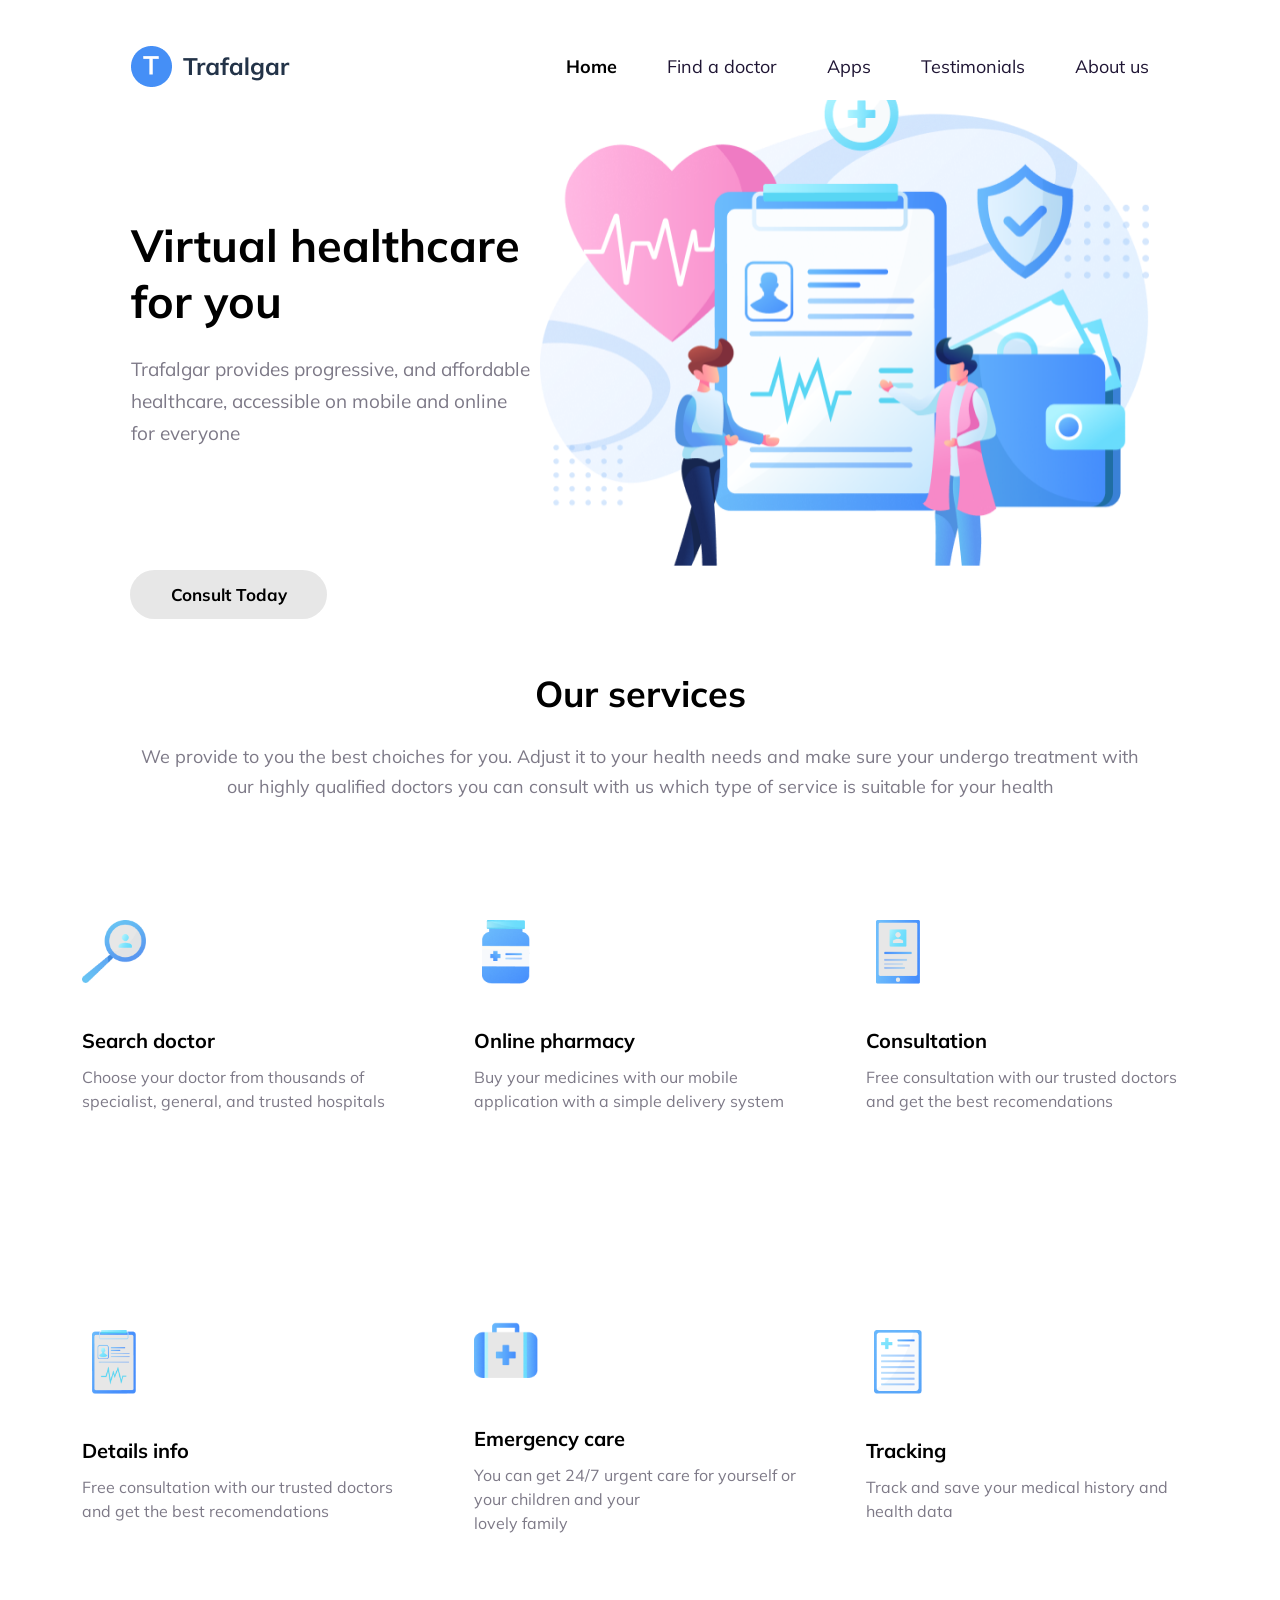
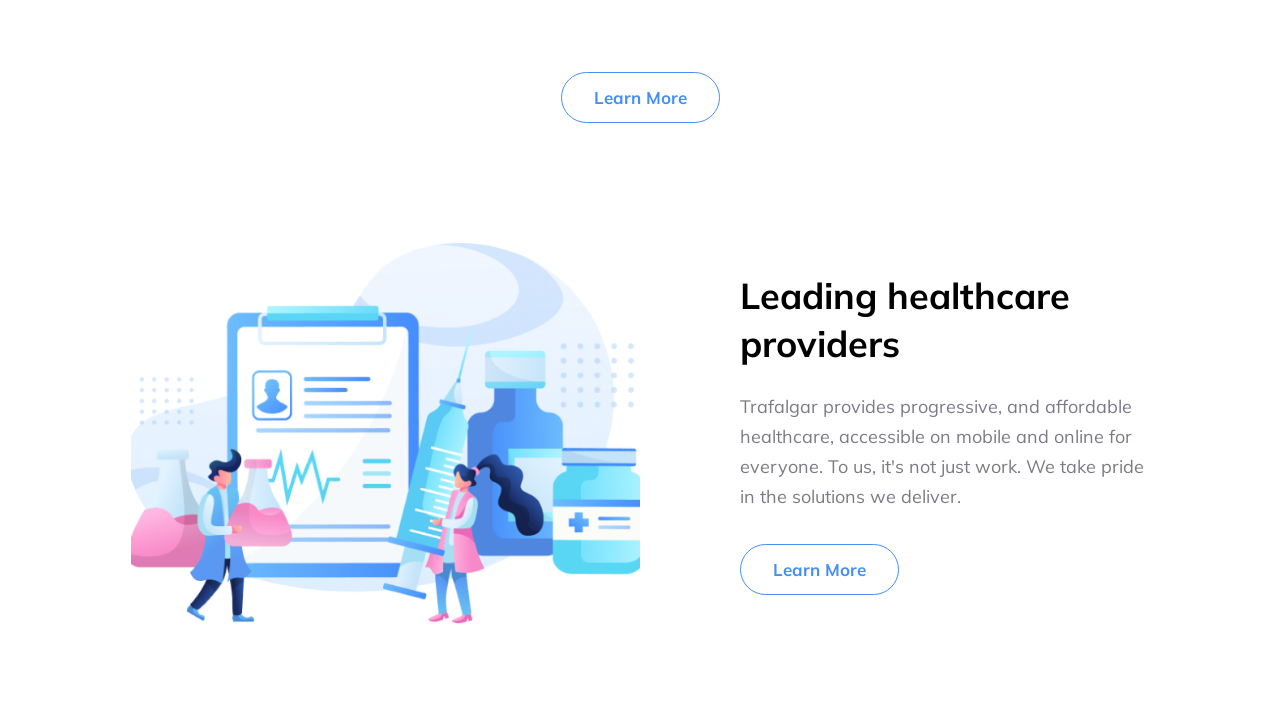
<file: Trafalgar/index.html>
<!DOCTYPE html>
<html lang="en">
<head>
    <meta charset="UTF-8">
    <meta name="viewport" content="width=device-width, initial-scale=1.0">
    <title>Document</title>
    <link rel="stylesheet" href="style.css">
</head>
<body>
    <header class="site-header"><img src="./images/logo.png" alt="Logo">
        <nav class="site-nav">
            <a href=""><b>Home</b></a>
            <a href="">Find a doctor</a>
            <a href="">Apps</a>
            <a href="">Testimonials</a>
            <a href="">About us</a>
        </nav>
    </header>
    <div class="main">      
        <div class="main-content">
            <h1>Virtual healthcare<br>for you</h1>
            <p>Trafalgar provides progressive, and affordable<br>healthcare, accessible on mobile and online<br>for everyone</p>
            <button type="button">Consult Today</button>
        </div>
        <img src="./images/picture.png" alt="Healthcare professionals reviewing a medical record">
    </div>
    <div class="service">
        <h1>Our services</h1>
        <p>We provide to you the best choiches for you. Adjust it to your health needs and make sure your undergo treatment with our highly qualified doctors you can consult with us which type of service is suitable for your health</p>
        <div class="service-boxes">
            <div class="service-box">
                <img src="./images/Frame.png" alt="Search doctor">
                <h2>Search doctor</h2>
                <p>Choose your doctor from thousands of specialist, general, and trusted hospitals</p>
            </div>
            <div class="service-box">
                <img src="./images/Frame%20(1).png" alt="Online pharmacy">
                <h2>Online pharmacy</h2>
                <p>Buy your medicines with our mobile application with a simple delivery system</p>
            </div>
            <div class="service-box">
                <img src="./images/Frame%20(2).png" alt="Consultation">
                <h2>Consultation</h2>
                <p>Free consultation with our trusted doctors and get the best recomendations</p>
            </div>
            <div class="service-box">
                <img src="./images/Frame%20(3).png" alt="Details info">
                <h2>Details info</h2>
                <p>Free consultation with our trusted doctors and get the best recomendations</p>
            </div>
            <div class="service-box">
                <img src="./images/Frame%20(4).png" alt="Emergency care">
                <h2>Emergency care</h2>
                <p>You can get 24/7 urgent care for yourself or your children and your<br>lovely family</p>
            </div>
            <div class="service-box">
                <img src="./images/Frame%20(5).png" alt="Tracking">
                <h2>Tracking</h2>
                <p>Track and save your medical history and health data</p>
            </div>
        </div>
        <button class="service-button" type="button">Learn More</button>
    </div>
    <div class="info">
        <img src="./images/info.png" alt="Healthcare provider consulting with a patient">
        <div class="info-content">
            <h1>Leading healthcare providers</h1>
            <p>Trafalgar provides progressive, and affordable healthcare, accessible on mobile and online for everyone. To us, it's not just work. We take pride in the solutions we deliver.</p>
            <button class="info-button" type="button">Learn More</button>
        </div>
    </div>
</body>
</html>
</file>
<file: Accountants/style.css>
/* ---------- Colour tokens: light theme (default) ---------- */

:root {
    color-scheme: light;

    /* Brand colours taken from the Good Consult Service logo */
    --brand: #1E8BE6;
    --brand-light: #72C0F8;
    --brand-lighter: #A9D8FB;
    --brand-hover: #4FAEF3;
    --navy: #0B2540;
    --navy-700: #1E3A5F;

    --bg: #FFFFFF;
    --bg-tint: #F1F8FE;
    --surface: #FFFFFF;
    --surface-soft: #F1F8FE;
    --soft: #E3F2FD;
    --soft-text: #1565C0;
    --link: #1565C0;
    --heading: #0B2540;
    --text: #475B70;
    --muted: #6B7D90;
    --border: #D6E9F8;
    --border-strong: #BCDAF2;
    --input-bg: #F1F8FE;
    --switch-off: #BBDEFB;
    --bar: #BBDEFB;

    --header-bg: rgba(241, 248, 254, 0.88);
    --header-bg-scrolled: rgba(255, 255, 255, 0.96);
    --hero-bg:
        radial-gradient(circle at 88% 18%, #BBDEFB 0, transparent 42%),
        radial-gradient(circle at 5% 95%, rgba(114, 192, 248, 0.4) 0, transparent 35%),
        linear-gradient(180deg, #F1F8FE 0%, #E3F2FD 100%);
    --stats-bg: linear-gradient(90deg, #A9D8FB 0%, #72C0F8 100%);
    --stats-number: #0B2540;
    --stats-text: #1E3A5F;
    --stats-divider: rgba(11, 37, 64, 0.15);
    --section-blue: linear-gradient(180deg, #E3F2FD 0%, #F1F8FE 100%);
    --about-visual-bg: linear-gradient(145deg, #A9D8FB 0%, #E3F2FD 100%);
    --quote-bg: rgba(255, 255, 255, 0.72);
    --badge-bg: #0B2540;
    --badge-text: #FFFFFF;
    --badge-accent: #A9D8FB;
    --thumb-1: linear-gradient(135deg, #A9D8FB 0%, #72C0F8 100%);
    --thumb-2: linear-gradient(135deg, #E3F2FD 0%, #A9D8FB 100%);
    --thumb-3: linear-gradient(135deg, #BBDEFB 0%, #F1F8FE 100%);
    --thumb-grid: rgba(255, 255, 255, 0.45);
    --thumb-icon: #0B2540;
    --footer-bg: #0B2540;
    --footer-text: #B6C8DA;
    --logo-good: #1E8BE6;
    --logo-rest: #5AB2F2;
    /* The invoice in the stamp section is paper, so it stays light in both themes */
    --paper: #FFFFFF;
    --paper-ink: #23364A;
    --paper-muted: #5D7085;
    --paper-rule: #D3DEE9;
    --paper-head-bg: #F2F7FC;
    --ink-blue: #2F4DB3;
    --ink-red: #C62828;
    --ink-violet: #5B3FB0;

    --success-bg: #D1FAE5;
    --success-text: #047857;
    --warn-bg: #FEF3C7;
    --warn-text: #92400E;
    --error-bg: #FEF2F2;
    --error-border: #DC2626;
    --error-text: #B91C1C;

    --shadow-color: rgba(21, 101, 192, 0.32);
    --shadow-sm: 0 4px 14px -6px var(--shadow-color);
    --shadow-lg: 0 30px 60px -24px var(--shadow-color);
    --radius: 20px;
    --font-body: 'Mulish', sans-serif;
    --font-display: 'Montserrat', 'Mulish', sans-serif;
}

/* ---------- Colour tokens: dark theme ---------- */

:root[data-theme="dark"] {
    color-scheme: dark;

    --bg: #0B1622;
    --bg-tint: #0F1D2C;
    --surface: #13212F;
    --surface-soft: #132434;
    --soft: rgba(114, 192, 248, 0.14);
    --soft-text: #8CCBFA;
    --link: #8CCBFA;
    --heading: #EEF5FC;
    --text: #B4C4D6;
    --muted: #8A9DB2;
    --border: #213549;
    --border-strong: #2D4560;
    --input-bg: #0E1B28;
    --switch-off: #2D4560;
    --bar: #24425F;

    --header-bg: rgba(11, 22, 34, 0.85);
    --header-bg-scrolled: rgba(13, 25, 38, 0.96);
    --hero-bg:
        radial-gradient(circle at 88% 18%, rgba(30, 139, 230, 0.28) 0, transparent 42%),
        radial-gradient(circle at 5% 95%, rgba(114, 192, 248, 0.12) 0, transparent 35%),
        linear-gradient(180deg, #0B1622 0%, #0F2236 100%);
    --stats-bg: linear-gradient(90deg, #0F2B47 0%, #12395E 100%);
    --stats-number: #8CCBFA;
    --stats-text: #D6E6F5;
    --stats-divider: rgba(255, 255, 255, 0.1);
    --section-blue: linear-gradient(180deg, #0F2236 0%, #0B1622 100%);
    --about-visual-bg: linear-gradient(145deg, #12395C 0%, #0F2236 100%);
    --quote-bg: rgba(11, 22, 34, 0.6);
    --badge-bg: #1E8BE6;
    --badge-text: #FFFFFF;
    --badge-accent: #D6ECFD;
    --thumb-1: linear-gradient(135deg, #1565C0 0%, #1E8BE6 100%);
    --thumb-2: linear-gradient(135deg, #12395C 0%, #1E5F96 100%);
    --thumb-3: linear-gradient(135deg, #0F2B47 0%, #174A75 100%);
    --thumb-grid: rgba(255, 255, 255, 0.08);
    --thumb-icon: #D6ECFD;
    --footer-bg: #060E17;
    --footer-text: #9FB2C6;
    --logo-good: #3D9EEC;
    --logo-rest: #72C0F8;
    --paper: #E9EFF6;
    --paper-rule: #C4D2E0;
    --paper-head-bg: #DDE6F0;

    --success-bg: rgba(52, 211, 153, 0.15);
    --success-text: #6EE7B7;
    --warn-bg: rgba(251, 191, 36, 0.15);
    --warn-text: #FCD34D;
    --error-bg: rgba(248, 113, 113, 0.1);
    --error-border: #F87171;
    --error-text: #FCA5A5;

    --shadow-color: rgba(0, 0, 0, 0.55);
}

/* ---------- Base ---------- */

* {
    margin: 0;
    padding: 0;
    box-sizing: border-box;
}

html {
    scroll-padding-top: 90px;
}

@media (prefers-reduced-motion: no-preference) {
    html {
        scroll-behavior: smooth;
    }
}

/* Hidden only for a moment while script.js swaps in the Russian text */
.i18n-pending body {
    visibility: hidden;
}

body {
    background-color: var(--bg);
    color: var(--text);
    font-family: var(--font-body);
    font-size: 16px;
    line-height: 1.65;
    transition: background-color 0.3s ease, color 0.3s ease;
    -webkit-font-smoothing: antialiased;
}

body.nav-open {
    overflow: hidden;
}

[hidden] {
    display: none !important;
}

h1,
h2,
h3 {
    color: var(--heading);
    font-family: var(--font-display);
    line-height: 1.2;
}

h1,
h2 {
    font-weight: 800;
    letter-spacing: -0.02em;
    text-wrap: balance;
}

h2 {
    font-size: clamp(1.75rem, 3.2vw, 2.45rem);
}

h3 {
    font-size: 19px;
    font-weight: 700;
}

a {
    color: var(--link);
}

ul,
ol {
    list-style: none;
}

:focus-visible {
    outline: 3px solid var(--brand);
    outline-offset: 3px;
}

.sprite {
    height: 0;
    overflow: hidden;
    position: absolute;
    width: 0;
}

.icon {
    display: inline-block;
    fill: none;
    flex-shrink: 0;
    height: 1.25em;
    stroke: currentColor;
    stroke-linecap: round;
    stroke-linejoin: round;
    stroke-width: 2;
    vertical-align: middle;
    width: 1.25em;
}

.visually-hidden {
    clip: rect(0 0 0 0);
    height: 1px;
    overflow: hidden;
    position: absolute;
    white-space: nowrap;
    width: 1px;
}

.skip-link {
    background-color: var(--navy);
    border-radius: 8px;
    color: #FFFFFF;
    left: 16px;
    padding: 10px 16px;
    position: absolute;
    top: -60px;
    z-index: 100;
}

.skip-link:focus {
    top: 16px;
}

.container {
    margin: 0 auto;
    max-width: 1200px;
    padding: 0 24px;
    width: 100%;
}

/* ---------- Buttons & small parts ---------- */

.btn {
    align-items: center;
    background-color: transparent;
    border: 2px solid transparent;
    border-radius: 999px;
    cursor: pointer;
    display: inline-flex;
    font-family: var(--font-body);
    font-size: 16px;
    font-weight: 800;
    gap: 8px;
    justify-content: center;
    line-height: 1.2;
    padding: 14px 28px;
    text-align: center;
    text-decoration: none;
    transition: background-color 0.25s ease, border-color 0.25s ease, color 0.25s ease, transform 0.25s ease, box-shadow 0.25s ease;
}

.btn:hover {
    transform: translateY(-2px);
}

.btn-primary {
    background-color: var(--brand-light);
    box-shadow: 0 10px 24px -10px rgba(30, 139, 230, 0.7);
    color: var(--navy);
}

.btn-primary:hover {
    background-color: var(--brand-hover);
}

.btn-outline {
    border-color: var(--brand-light);
    color: var(--heading);
}

.btn-outline:hover {
    background-color: var(--brand-light);
    color: var(--navy);
}

.btn-dark {
    background-color: var(--navy);
    color: #FFFFFF;
}

.btn-dark:hover {
    background-color: var(--navy-700);
}

.btn-ghost {
    background-color: rgba(255, 255, 255, 0.45);
    color: var(--navy);
}

.btn-ghost:hover {
    background-color: #FFFFFF;
}

.btn-small {
    font-size: 15px;
    padding: 10px 20px;
}

.btn-block {
    width: 100%;
}

.eyebrow {
    background-color: var(--soft);
    border-radius: 999px;
    color: var(--soft-text);
    display: inline-block;
    font-size: 13px;
    font-weight: 800;
    letter-spacing: 0.08em;
    margin-bottom: 16px;
    padding: 6px 14px;
    text-transform: uppercase;
}

.stars {
    display: inline-flex;
    gap: 2px;
}

.stars svg {
    fill: #F5B301;
    height: 18px;
    width: 18px;
}

.icon-circle {
    align-items: center;
    background-color: var(--brand-light);
    border-radius: 50%;
    color: var(--navy);
    display: inline-flex;
    flex-shrink: 0;
    height: 52px;
    justify-content: center;
    width: 52px;
}

.icon-circle .icon {
    height: 24px;
    width: 24px;
}

.text-link {
    align-items: center;
    display: inline-flex;
    font-weight: 800;
    gap: 6px;
    text-decoration: none;
}

.text-link .icon {
    height: 18px;
    transition: transform 0.25s ease;
    width: 18px;
}

.text-link:hover .icon {
    transform: translateX(4px);
}

/* ---------- Header ---------- */

.site-header {
    backdrop-filter: blur(12px);
    background-color: var(--header-bg);
    position: sticky;
    top: 0;
    transition: background-color 0.3s ease, box-shadow 0.3s ease;
    z-index: 50;
}

.site-header.is-scrolled {
    background-color: var(--header-bg-scrolled);
    box-shadow: 0 8px 24px -14px var(--shadow-color);
}

.header-inner {
    align-items: center;
    display: flex;
    gap: 24px;
    height: 78px;
    position: relative;
}

.logo {
    align-items: center;
    display: flex;
    flex-shrink: 0;
    gap: 10px;
    text-decoration: none;
}

.logo-mark {
    display: block;
    height: 46px;
    width: auto;
}

.logo-text {
    display: flex;
    flex-direction: column;
}

.logo-name {
    color: var(--logo-rest);
    font-family: var(--font-display);
    font-size: 16px;
    font-weight: 800;
    letter-spacing: 0.01em;
    line-height: 1.1;
    text-transform: uppercase;
    white-space: nowrap;
}

.logo-name b {
    color: var(--logo-good);
    font-weight: 800;
}

.logo-text small {
    color: var(--soft-text);
    font-size: 10px;
    font-weight: 800;
    letter-spacing: 0.18em;
    margin-top: 4px;
    text-transform: uppercase;
    white-space: nowrap;
}

.site-nav {
    align-items: center;
    display: flex;
    gap: 24px;
    margin-left: auto;
}

.site-nav a:not(.btn) {
    color: var(--text);
    font-size: 15px;
    font-weight: 700;
    position: relative;
    text-decoration: none;
    white-space: nowrap;
}

.site-nav a:not(.btn):hover,
.site-nav a.is-active {
    color: var(--heading);
}

.site-nav a:not(.btn)::after {
    background-color: var(--brand-light);
    border-radius: 2px;
    bottom: -6px;
    content: '';
    height: 3px;
    left: 0;
    position: absolute;
    transform: scaleX(0);
    transition: transform 0.25s ease;
    width: 100%;
}

.site-nav a:not(.btn):hover::after,
.site-nav a.is-active::after {
    transform: scaleX(1);
}

.nav-cta {
    white-space: nowrap;
}

.header-tools {
    align-items: center;
    display: flex;
    gap: 10px;
}

.lang-switch {
    background-color: var(--soft);
    border-radius: 999px;
    display: flex;
    padding: 3px;
}

.lang-switch button {
    background: none;
    border: none;
    border-radius: 999px;
    color: var(--muted);
    cursor: pointer;
    font-family: var(--font-display);
    font-size: 13px;
    font-weight: 800;
    letter-spacing: 0.04em;
    padding: 7px 11px;
    transition: background-color 0.2s ease, color 0.2s ease;
}

.lang-switch button:hover {
    color: var(--heading);
}

.lang-switch button[aria-pressed="true"] {
    background-color: var(--brand-light);
    color: var(--navy);
}

.theme-toggle {
    align-items: center;
    background-color: var(--surface);
    border: 1px solid var(--border-strong);
    border-radius: 50%;
    color: var(--heading);
    cursor: pointer;
    display: flex;
    height: 40px;
    justify-content: center;
    transition: background-color 0.2s ease, border-color 0.2s ease;
    width: 40px;
}

.theme-toggle:hover {
    border-color: var(--brand-light);
}

.theme-toggle .icon {
    height: 19px;
    width: 19px;
}

.theme-toggle .icon-sun,
:root[data-theme="dark"] .theme-toggle .icon-moon {
    display: none;
}

:root[data-theme="dark"] .theme-toggle .icon-sun {
    display: inline-block;
}

.nav-toggle {
    align-items: center;
    background: none;
    border: none;
    cursor: pointer;
    display: none;
    flex-direction: column;
    gap: 5px;
    height: 40px;
    justify-content: center;
    width: 40px;
}

.nav-toggle span {
    background-color: var(--heading);
    border-radius: 2px;
    height: 2.5px;
    transition: transform 0.3s ease, opacity 0.3s ease;
    width: 24px;
}

.nav-toggle[aria-expanded="true"] span:nth-child(1) {
    transform: translateY(7.5px) rotate(45deg);
}

.nav-toggle[aria-expanded="true"] span:nth-child(2) {
    opacity: 0;
}

.nav-toggle[aria-expanded="true"] span:nth-child(3) {
    transform: translateY(-7.5px) rotate(-45deg);
}

/* ---------- Sections ---------- */

.section {
    padding: 104px 0;
}

.section-tint {
    background-color: var(--bg-tint);
}

.section-blue {
    background: var(--section-blue);
}

.section-blue .eyebrow {
    background-color: var(--surface);
}

.section-head {
    margin: 0 auto 56px;
    max-width: 700px;
    text-align: center;
}

.section-head p {
    font-size: 18px;
    margin-top: 16px;
}

.section-head-left {
    margin: 0;
    text-align: left;
}

.section-head p a {
    font-weight: 800;
}

/* ---------- 1. Hero ---------- */

.hero {
    background: var(--hero-bg);
    overflow: hidden;
    padding: 64px 0 104px;
}

.hero-inner {
    align-items: center;
    display: grid;
    gap: 56px;
    grid-template-columns: 1.08fr 1fr;
}

.hero h1 {
    font-size: clamp(2.3rem, 4.8vw, 3.6rem);
    line-height: 1.12;
}

.lead {
    font-size: 19px;
    margin: 22px 0 34px;
    max-width: 560px;
}

.hero-actions {
    display: flex;
    flex-wrap: wrap;
    gap: 14px;
}

.hero-proof {
    align-items: center;
    display: flex;
    gap: 16px;
    margin-top: 44px;
}

.hero-proof p {
    font-size: 15px;
    line-height: 1.4;
}

.hero-proof .stars {
    display: flex;
    margin-bottom: 4px;
}

.hero-proof strong {
    color: var(--heading);
}

.avatar-stack {
    display: flex;
    flex-shrink: 0;
}

.avatar-stack span {
    align-items: center;
    background-color: var(--brand-lighter);
    border: 3px solid var(--bg);
    border-radius: 50%;
    color: var(--navy);
    display: flex;
    font-size: 12px;
    font-weight: 800;
    height: 44px;
    justify-content: center;
    margin-left: -12px;
    width: 44px;
}

.avatar-stack span:first-child {
    margin-left: 0;
}

.avatar-stack span:nth-child(2) {
    background-color: #BBDEFB;
}

.avatar-stack span:nth-child(3) {
    background-color: var(--brand-light);
}

.avatar-stack span:nth-child(4) {
    background-color: var(--brand);
    color: #FFFFFF;
}

.hero-visual {
    padding: 48px 24px;
    position: relative;
}

.dash-card {
    background-color: var(--surface);
    border: 1px solid var(--border);
    border-radius: 24px;
    box-shadow: var(--shadow-lg);
    margin: 0 auto;
    max-width: 440px;
    padding: 28px;
}

.dash-head {
    align-items: center;
    display: flex;
    gap: 12px;
    justify-content: space-between;
    margin-bottom: 18px;
}

.dash-title {
    color: var(--heading);
    font-weight: 800;
}

.dash-badge {
    background-color: var(--soft);
    border-radius: 999px;
    color: var(--soft-text);
    font-size: 13px;
    font-weight: 700;
    padding: 4px 10px;
    white-space: nowrap;
}

.dash-label {
    color: var(--muted);
    font-size: 14px;
}

.dash-value {
    align-items: center;
    color: var(--heading);
    display: flex;
    flex-wrap: wrap;
    font-family: var(--font-display);
    font-size: 30px;
    font-weight: 800;
    gap: 10px;
    line-height: 1.2;
}

.dash-trend {
    background-color: var(--success-bg);
    border-radius: 999px;
    color: var(--success-text);
    font-family: var(--font-body);
    font-size: 14px;
    font-weight: 800;
    padding: 3px 9px;
}

.dash-chart {
    align-items: end;
    display: grid;
    gap: 12px;
    grid-template-columns: repeat(6, 1fr);
    height: 150px;
    margin: 24px 0 36px;
}

.bar {
    background-color: var(--bar);
    border-radius: 8px 8px 4px 4px;
    height: var(--h);
    position: relative;
}

.bar span {
    color: var(--muted);
    font-size: 12px;
    left: 50%;
    position: absolute;
    top: calc(100% + 8px);
    transform: translateX(-50%);
}

.bar-current {
    background: linear-gradient(180deg, var(--brand) 0%, var(--brand-light) 100%);
}

.dash-legend {
    border-top: 1px solid var(--border);
    display: flex;
    flex-wrap: wrap;
    font-size: 14px;
    gap: 8px 16px;
    justify-content: space-between;
    padding-top: 16px;
}

.dash-legend div {
    align-items: center;
    display: flex;
    gap: 8px;
}

.dash-legend strong {
    color: var(--heading);
}

.dot {
    border-radius: 50%;
    height: 10px;
    width: 10px;
}

.dot-in {
    background-color: var(--brand-light);
}

.dot-out {
    background-color: #9FB3C8;
}

.float-card {
    align-items: center;
    background-color: var(--surface);
    border: 1px solid var(--border);
    border-radius: 16px;
    box-shadow: 0 18px 40px -14px var(--shadow-color);
    display: flex;
    gap: 12px;
    padding: 12px 18px 12px 12px;
    position: absolute;
}

.float-card strong {
    color: var(--heading);
    display: block;
    font-size: 15px;
    line-height: 1.3;
}

.float-card small {
    color: var(--muted);
    font-size: 13px;
}

.float-top {
    right: 0;
    top: 0;
}

.float-bottom {
    bottom: 0;
    left: 0;
}

.float-icon {
    align-items: center;
    background-color: var(--soft);
    border-radius: 12px;
    color: var(--soft-text);
    display: flex;
    flex-shrink: 0;
    height: 42px;
    justify-content: center;
    width: 42px;
}

.float-top .float-icon {
    background-color: var(--success-bg);
    color: var(--success-text);
}

@media (prefers-reduced-motion: no-preference) {
    .float-top {
        animation: float 6s ease-in-out infinite;
    }

    .float-bottom {
        animation: float 6s ease-in-out 3s infinite;
    }
}

@keyframes float {
    50% {
        transform: translateY(-10px);
    }
}

/* ---------- 2. Stats ---------- */

.stats {
    background: var(--stats-bg);
    padding: 52px 0;
}

.stats-grid {
    display: grid;
    gap: 24px;
    grid-template-columns: repeat(4, 1fr);
    text-align: center;
}

.stat {
    padding: 0 8px;
}

.stat + .stat {
    border-left: 1px solid var(--stats-divider);
}

.stat-number {
    color: var(--stats-number);
    font-family: var(--font-display);
    font-size: clamp(2.1rem, 3.6vw, 2.8rem);
    font-weight: 800;
    line-height: 1;
}

.stat-label {
    color: var(--stats-text);
    font-weight: 700;
    margin-top: 10px;
}

/* ---------- 3. Services ---------- */

.services-grid {
    display: grid;
    gap: 24px;
    grid-template-columns: repeat(3, 1fr);
}

.service-card {
    background-color: var(--surface);
    border: 1px solid var(--border);
    border-radius: var(--radius);
    display: flex;
    flex-direction: column;
    padding: 34px 30px;
    transition: transform 0.3s ease, box-shadow 0.3s ease, border-color 0.3s ease;
}

.service-card:hover {
    border-color: var(--brand-light);
    box-shadow: var(--shadow-lg);
    transform: translateY(-6px);
}

.service-card p {
    flex-grow: 1;
    margin: 10px 0 20px;
}

.icon-box {
    align-items: center;
    background-color: var(--soft);
    border-radius: 16px;
    color: var(--soft-text);
    display: flex;
    height: 58px;
    justify-content: center;
    margin-bottom: 22px;
    transition: background-color 0.3s ease, color 0.3s ease;
    width: 58px;
}

.icon-box .icon {
    height: 26px;
    width: 26px;
}

.service-card:hover .icon-box {
    background-color: var(--brand-light);
    color: var(--navy);
}

/* ---------- 4. About ---------- */

.about-inner {
    align-items: center;
    display: grid;
    gap: 72px;
    grid-template-columns: 1fr 1fr;
}

.about-visual {
    background: var(--about-visual-bg);
    border-radius: 28px;
    display: flex;
    flex-direction: column;
    gap: 24px;
    padding: 48px 40px;
    position: relative;
}

.ledger-card {
    background-color: var(--surface);
    border-radius: 20px;
    box-shadow: var(--shadow-lg);
    max-width: 380px;
    padding: 24px 26px;
}

.ledger-title {
    color: var(--heading);
    font-weight: 800;
    margin-bottom: 8px;
}

.ledger-card li {
    align-items: center;
    border-bottom: 1px dashed var(--border-strong);
    display: flex;
    gap: 12px;
    justify-content: space-between;
    padding: 12px 0;
}

.ledger-card li:last-child {
    border-bottom: none;
    padding-bottom: 0;
}

.pill {
    border-radius: 999px;
    font-size: 13px;
    font-style: normal;
    font-weight: 800;
    padding: 4px 10px;
    white-space: nowrap;
}

.pill-done {
    background-color: var(--success-bg);
    color: var(--success-text);
}

.pill-progress {
    background-color: var(--warn-bg);
    color: var(--warn-text);
}

.about-badge {
    align-items: center;
    background-color: var(--badge-bg);
    border: 6px solid var(--bg-tint);
    border-radius: 50%;
    color: var(--badge-text);
    display: flex;
    flex-direction: column;
    height: 128px;
    justify-content: center;
    position: absolute;
    right: 32px;
    text-align: center;
    top: -28px;
    width: 128px;
}

.about-badge strong {
    color: var(--badge-accent);
    font-size: 11px;
    letter-spacing: 0.08em;
    line-height: 1.2;
    max-width: 90px;
    text-transform: uppercase;
}

.about-badge span {
    font-family: var(--font-display);
    font-size: 28px;
    font-weight: 800;
    line-height: 1.1;
}

.about-quote {
    align-self: flex-end;
    backdrop-filter: blur(6px);
    background-color: var(--quote-bg);
    border-radius: 18px;
    color: var(--heading);
    font-family: var(--font-display);
    font-size: 18px;
    font-weight: 700;
    line-height: 1.4;
    max-width: 360px;
    padding: 22px 26px;
}

.about-content p {
    margin-bottom: 16px;
}

.about-content h2 {
    margin-bottom: 20px;
}

.check-list {
    display: grid;
    gap: 12px;
    margin: 26px 0 34px;
}

.check-list li {
    align-items: center;
    color: var(--heading);
    display: flex;
    font-weight: 700;
    gap: 12px;
}

.check-list .icon {
    background-color: var(--brand-light);
    border-radius: 50%;
    color: var(--navy);
    height: 24px;
    padding: 5px;
    stroke-width: 3;
    width: 24px;
}

/* ---------- 5. Why choose us ---------- */

.why-grid {
    display: grid;
    gap: 24px;
    grid-template-columns: repeat(4, 1fr);
}

.why-card {
    background-color: var(--surface-soft);
    border: 1px solid var(--border);
    border-radius: var(--radius);
    padding: 34px 28px;
    transition: background-color 0.3s ease, box-shadow 0.3s ease, transform 0.3s ease;
}

.why-card:hover {
    background-color: var(--surface);
    box-shadow: var(--shadow-lg);
    transform: translateY(-6px);
}

.why-card .icon-circle {
    margin-bottom: 22px;
}

.why-card p {
    margin-top: 10px;
}

/* ---------- 6. How it works ---------- */

.steps {
    display: grid;
    gap: 28px;
    grid-template-columns: repeat(4, 1fr);
    position: relative;
}

.steps::before {
    background: repeating-linear-gradient(90deg, var(--brand-light) 0 10px, transparent 10px 18px);
    content: '';
    height: 2px;
    left: 12%;
    position: absolute;
    right: 12%;
    top: 32px;
}

.step {
    text-align: center;
}

.step-number {
    align-items: center;
    background-color: var(--surface);
    border: 3px solid var(--brand-light);
    border-radius: 50%;
    color: var(--heading);
    display: flex;
    font-family: var(--font-display);
    font-size: 20px;
    font-weight: 800;
    height: 66px;
    justify-content: center;
    margin: 0 auto 22px;
    position: relative;
    width: 66px;
    z-index: 1;
}

.step:last-child .step-number {
    background-color: var(--brand-light);
    color: var(--navy);
}

.step p {
    margin: 10px auto 0;
    max-width: 260px;
}

/* ---------- 7. Industries ---------- */

.industry-grid {
    display: grid;
    gap: 16px;
    grid-template-columns: repeat(4, 1fr);
}

.industry {
    align-items: center;
    background-color: var(--surface);
    border: 1px solid var(--border);
    border-radius: 16px;
    color: var(--heading);
    display: flex;
    font-weight: 700;
    gap: 14px;
    line-height: 1.35;
    padding: 18px 20px;
    transition: background-color 0.25s ease, border-color 0.25s ease;
}

.industry:hover {
    background-color: var(--surface-soft);
    border-color: var(--brand-light);
}

.industry .icon {
    background-color: var(--soft);
    border-radius: 12px;
    color: var(--soft-text);
    height: 44px;
    padding: 11px;
    width: 44px;
}

/* ---------- 8. Pricing ---------- */

.billing-switch {
    align-items: center;
    color: var(--muted);
    display: flex;
    flex-wrap: wrap;
    font-weight: 700;
    gap: 14px;
    justify-content: center;
    margin: -20px 0 56px;
}

.billing-switch > span {
    cursor: pointer;
}

.billing-switch .is-current {
    color: var(--heading);
    font-weight: 800;
}

.billing-switch em {
    background-color: var(--success-bg);
    border-radius: 999px;
    color: var(--success-text);
    font-size: 12px;
    font-style: normal;
    font-weight: 800;
    margin-left: 4px;
    padding: 3px 9px;
}

.switch {
    background-color: var(--switch-off);
    border: none;
    border-radius: 999px;
    cursor: pointer;
    height: 32px;
    position: relative;
    transition: background-color 0.25s ease;
    width: 58px;
}

.switch span {
    background-color: #FFFFFF;
    border-radius: 50%;
    box-shadow: 0 2px 6px rgba(11, 37, 64, 0.25);
    height: 24px;
    left: 4px;
    position: absolute;
    top: 4px;
    transition: transform 0.25s ease;
    width: 24px;
}

.switch[aria-checked="true"] {
    background-color: var(--brand-light);
}

.switch[aria-checked="true"] span {
    transform: translateX(26px);
}

.pricing-grid {
    display: grid;
    gap: 24px;
    grid-template-columns: repeat(3, 1fr);
}

.price-card {
    background-color: var(--surface);
    border: 1px solid var(--border);
    border-radius: 24px;
    display: flex;
    flex-direction: column;
    padding: 40px 30px;
    position: relative;
}

.price-card-featured {
    border: 2px solid var(--brand-light);
    box-shadow: var(--shadow-lg);
    transform: translateY(-12px);
}

.price-badge {
    background-color: var(--brand-light);
    border-radius: 999px;
    color: var(--navy);
    font-size: 13px;
    font-weight: 800;
    left: 50%;
    padding: 6px 16px;
    position: absolute;
    top: -15px;
    transform: translateX(-50%);
    white-space: nowrap;
}

.price-card h3 {
    font-size: 22px;
}

.price-desc {
    margin: 6px 0 24px;
}

.price {
    align-items: baseline;
    color: var(--heading);
    display: flex;
    flex-wrap: wrap;
    gap: 0 8px;
    white-space: nowrap;
}

.amount {
    font-family: var(--font-display);
    font-size: 36px;
    font-weight: 800;
    letter-spacing: -0.02em;
    line-height: 1.1;
}

.currency {
    font-size: 18px;
    font-weight: 800;
}

.price-note {
    color: var(--muted);
    font-size: 14px;
    margin: 6px 0 26px;
}

.price-features {
    align-content: start;
    border-top: 1px solid var(--border);
    display: grid;
    flex-grow: 1;
    gap: 12px;
    margin-bottom: 32px;
    padding-top: 26px;
}

.price-features li {
    align-items: center;
    display: flex;
    gap: 10px;
}

.price-features .icon {
    color: var(--brand);
    stroke-width: 3;
}

/* ---------- 9. Team ---------- */

.team-grid {
    display: grid;
    gap: 24px;
    grid-template-columns: repeat(4, 1fr);
}

.team-card {
    background-color: var(--surface);
    border: 1px solid var(--border);
    border-radius: var(--radius);
    padding: 34px 24px 28px;
    text-align: center;
    transition: box-shadow 0.3s ease, transform 0.3s ease;
}

.team-card:hover {
    box-shadow: var(--shadow-lg);
    transform: translateY(-6px);
}

.team-photo {
    align-items: center;
    background: linear-gradient(135deg, #BBDEFB 0%, var(--brand-light) 100%);
    border: 6px solid var(--bg-tint);
    border-radius: 50%;
    box-shadow: 0 0 0 1px var(--border);
    color: var(--navy);
    display: flex;
    font-family: var(--font-display);
    font-size: 30px;
    font-weight: 800;
    height: 116px;
    justify-content: center;
    margin: 0 auto 20px;
    width: 116px;
}

.team-card:nth-child(2) .team-photo {
    background: linear-gradient(135deg, #E3F2FD 0%, var(--brand-lighter) 100%);
}

.team-card:nth-child(3) .team-photo {
    background: linear-gradient(135deg, var(--brand-lighter) 0%, var(--brand-hover) 100%);
}

.team-card:nth-child(4) .team-photo {
    background: linear-gradient(135deg, #F1F8FE 0%, #BBDEFB 100%);
}

.team-role {
    color: var(--soft-text);
    font-size: 14px;
    font-weight: 800;
    margin: 4px 0 12px;
}

.team-card p:not(.team-role) {
    font-size: 15px;
}

.team-social {
    display: flex;
    gap: 10px;
    justify-content: center;
    margin-top: 20px;
}

.team-social a,
.footer-social a {
    align-items: center;
    border-radius: 50%;
    display: flex;
    height: 40px;
    justify-content: center;
    transition: background-color 0.25s ease, color 0.25s ease;
    width: 40px;
}

.team-social a {
    background-color: var(--soft);
    color: var(--heading);
}

.team-social a:hover {
    background-color: var(--brand-light);
    color: var(--navy);
}

.team-social .icon,
.footer-social .icon {
    height: 18px;
    width: 18px;
}

/* ---------- 10. Testimonials ---------- */

.testimonial-grid {
    display: grid;
    gap: 24px;
    grid-template-columns: repeat(3, 1fr);
}

.testimonial {
    background-color: var(--surface);
    border: 1px solid var(--border);
    border-radius: var(--radius);
    box-shadow: var(--shadow-sm);
    display: flex;
    flex-direction: column;
    gap: 20px;
    padding: 34px 30px;
}

.testimonial blockquote {
    color: var(--heading);
    flex-grow: 1;
    font-size: 17px;
    line-height: 1.7;
}

.testimonial figcaption {
    align-items: center;
    border-top: 1px solid var(--border);
    display: flex;
    font-size: 14px;
    gap: 14px;
    padding-top: 20px;
}

.testimonial figcaption strong {
    color: var(--heading);
    display: block;
    font-size: 16px;
}

.avatar {
    align-items: center;
    background-color: var(--brand-light);
    border-radius: 50%;
    color: var(--navy);
    display: flex;
    flex-shrink: 0;
    font-weight: 800;
    height: 48px;
    justify-content: center;
    width: 48px;
}

/* ---------- 11. FAQ ---------- */

.faq-inner {
    align-items: start;
    display: grid;
    gap: 64px;
    grid-template-columns: 0.8fr 1.2fr;
}

.faq-item {
    background-color: var(--surface);
    border: 1px solid var(--border);
    border-radius: 16px;
    margin-bottom: 14px;
    transition: background-color 0.25s ease, border-color 0.25s ease;
}

.faq-item[open] {
    background-color: var(--surface-soft);
    border-color: var(--brand-light);
}

.faq-item summary {
    align-items: center;
    color: var(--heading);
    cursor: pointer;
    display: flex;
    font-size: 17px;
    font-weight: 800;
    gap: 16px;
    justify-content: space-between;
    list-style: none;
    padding: 20px 24px;
}

.faq-item summary::-webkit-details-marker {
    display: none;
}

.faq-item summary .icon {
    background-color: var(--soft);
    border-radius: 50%;
    height: 30px;
    padding: 6px;
    transition: transform 0.3s ease, background-color 0.3s ease;
    width: 30px;
}

.faq-item[open] summary .icon {
    background-color: var(--brand-light);
    color: var(--navy);
    transform: rotate(45deg);
}

.faq-item p {
    padding: 0 24px 22px;
}

/* ---------- 12. Blog ---------- */

.blog-grid {
    display: grid;
    gap: 24px;
    grid-template-columns: repeat(3, 1fr);
}

.blog-card {
    background-color: var(--surface);
    border: 1px solid var(--border);
    border-radius: var(--radius);
    overflow: hidden;
    transition: box-shadow 0.3s ease, transform 0.3s ease;
}

.blog-card:hover {
    box-shadow: var(--shadow-lg);
    transform: translateY(-6px);
}

.blog-thumb {
    align-items: center;
    background-size: 26px 26px, 26px 26px, auto;
    color: var(--thumb-icon);
    display: flex;
    height: 180px;
    justify-content: center;
}

.blog-thumb .icon {
    height: 60px;
    opacity: 0.85;
    stroke-width: 1.5;
    width: 60px;
}

.blog-thumb-1 {
    background-image:
        linear-gradient(var(--thumb-grid) 1px, transparent 1px),
        linear-gradient(90deg, var(--thumb-grid) 1px, transparent 1px),
        var(--thumb-1);
}

.blog-thumb-2 {
    background-image:
        linear-gradient(var(--thumb-grid) 1px, transparent 1px),
        linear-gradient(90deg, var(--thumb-grid) 1px, transparent 1px),
        var(--thumb-2);
}

.blog-thumb-3 {
    background-image:
        linear-gradient(var(--thumb-grid) 1px, transparent 1px),
        linear-gradient(90deg, var(--thumb-grid) 1px, transparent 1px),
        var(--thumb-3);
}

.blog-body {
    padding: 24px 28px 30px;
}

.blog-meta {
    align-items: center;
    color: var(--muted);
    display: flex;
    flex-wrap: wrap;
    font-size: 14px;
    gap: 8px 12px;
    margin-bottom: 12px;
}

.tag {
    background-color: var(--soft);
    border-radius: 999px;
    color: var(--soft-text);
    font-size: 13px;
    font-weight: 800;
    padding: 3px 10px;
}

.blog-body h3 {
    margin-bottom: 10px;
}

.blog-body h3 a {
    color: var(--heading);
    text-decoration: none;
}

.blog-body h3 a:hover {
    color: var(--link);
}

/* ---------- 13. Call to action ---------- */

.cta-section {
    padding: 104px 0;
}

.cta-banner {
    align-items: center;
    background:
        radial-gradient(circle at 92% 8%, rgba(255, 255, 255, 0.55) 0, transparent 38%),
        linear-gradient(120deg, var(--brand-light) 0%, var(--brand-lighter) 100%);
    border-radius: 28px;
    display: flex;
    gap: 40px;
    justify-content: space-between;
    padding: 60px 64px;
}

.cta-banner h2 {
    color: var(--navy);
    font-size: clamp(1.7rem, 2.8vw, 2.3rem);
    max-width: 600px;
}

.cta-banner p {
    color: var(--navy-700);
    font-size: 18px;
    margin-top: 12px;
    max-width: 580px;
}

.cta-actions {
    display: flex;
    flex-direction: column;
    flex-shrink: 0;
    gap: 12px;
}

/* ---------- 14. Contact ---------- */

.contact-inner {
    align-items: start;
    display: grid;
    gap: 64px;
    grid-template-columns: 0.9fr 1.1fr;
}

.contact-info > p {
    font-size: 18px;
    margin-top: 16px;
}

.contact-list {
    display: grid;
    gap: 22px;
    margin-top: 36px;
}

.contact-list li {
    align-items: flex-start;
    display: flex;
    gap: 16px;
    min-width: 0;
}

.contact-list li > span:last-child {
    min-width: 0;
    overflow-wrap: anywhere;
}

.contact-list strong {
    color: var(--heading);
    display: block;
}

.contact-list a {
    font-weight: 700;
    text-decoration: none;
}

.contact-list a:hover {
    text-decoration: underline;
}

.contact-form {
    background-color: var(--surface);
    border: 1px solid var(--border);
    border-radius: 24px;
    box-shadow: var(--shadow-lg);
    padding: 40px;
}

.form-row {
    display: grid;
    gap: 0 20px;
    grid-template-columns: 1fr 1fr;
}

.field {
    display: flex;
    flex-direction: column;
    gap: 8px;
    margin-bottom: 20px;
}

.field label {
    color: var(--heading);
    font-size: 15px;
    font-weight: 800;
}

.optional {
    color: var(--muted);
    font-weight: 400;
}

.field input,
.field select,
.field textarea {
    background-color: var(--input-bg);
    border: 1.5px solid var(--border-strong);
    border-radius: 12px;
    color: var(--heading);
    font: inherit;
    padding: 13px 16px;
    transition: border-color 0.2s ease, background-color 0.2s ease, box-shadow 0.2s ease;
    width: 100%;
}

.field textarea {
    min-height: 140px;
    resize: vertical;
}

.field input:focus,
.field select:focus,
.field textarea:focus {
    background-color: var(--surface);
    border-color: var(--brand);
    box-shadow: 0 0 0 4px rgba(114, 192, 248, 0.3);
    outline: none;
}

.field.has-error input,
.field.has-error select,
.field.has-error textarea {
    background-color: var(--error-bg);
    border-color: var(--error-border);
}

.field-error {
    color: var(--error-text);
    font-size: 14px;
    font-weight: 600;
}

.field-error:empty {
    display: none;
}

.form-status {
    border-radius: 12px;
    font-weight: 700;
    margin-top: 16px;
    padding: 14px 18px;
}

.form-status.is-sending {
    background-color: var(--soft);
    color: var(--soft-text);
}

.form-status.is-success {
    background-color: var(--success-bg);
    color: var(--success-text);
}

.form-status.is-error {
    background-color: var(--error-bg);
    color: var(--error-text);
}

.btn:disabled {
    cursor: wait;
    opacity: 0.7;
    transform: none;
}

.hp-field {
    height: 1px;
    left: -9999px;
    overflow: hidden;
    position: absolute;
    width: 1px;
}

/* ---------- 15. Stamp the documents ---------- */

.stamp-desk {
    align-items: start;
    background-color: var(--bg-tint);
    border: 1px solid var(--border);
    border-radius: 28px;
    display: grid;
    gap: 40px;
    grid-template-columns: minmax(0, 1fr) 260px;
    margin: 0 auto;
    max-width: 980px;
    padding: 48px;
}

.paper {
    --paper-tilt: -1.2deg;
    background-color: var(--paper);
    border-radius: 6px;
    box-shadow: 0 1px 2px rgba(11, 37, 64, 0.08), 0 24px 40px -22px var(--shadow-color);
    color: var(--paper-ink);
    cursor: pointer;
    font-size: 14px;
    line-height: 1.5;
    margin: 0 auto;
    max-width: 560px;
    overflow: hidden;
    padding: 34px 34px 30px;
    position: relative;
    transform: rotate(var(--paper-tilt));
    -webkit-touch-callout: none;
    -webkit-user-select: none;
    user-select: none;
    width: 100%;
}

/* The picker comes first in the page (and in Tab order) but sits to the right on wide screens */
.stamp-desk .paper {
    grid-column: 1;
    grid-row: 1;
}

.stamp-desk .stamp-tools {
    grid-column: 2;
    grid-row: 1;
}

.paper:focus-visible {
    outline-offset: 6px;
}

.paper.is-hit {
    animation: paper-thud 0.18s ease-out;
}

@keyframes paper-thud {
    50% {
        transform: rotate(var(--paper-tilt)) scale(0.99);
    }
}

.paper-head {
    align-items: baseline;
    border-bottom: 2px solid var(--paper-ink);
    display: flex;
    flex-wrap: wrap;
    gap: 4px 12px;
    justify-content: space-between;
    margin-bottom: 14px;
    padding-bottom: 10px;
}

.paper-head strong {
    font-family: var(--font-display);
    font-size: 18px;
    font-weight: 800;
    letter-spacing: 0.06em;
}

.paper-date {
    font-variant-numeric: tabular-nums;
}

.paper-party span:first-child {
    color: var(--paper-muted);
}

.paper-table {
    border-collapse: collapse;
    font-variant-numeric: tabular-nums;
    margin: 16px 0 24px;
    width: 100%;
}

.paper-table th,
.paper-table td {
    border: 1px solid var(--paper-rule);
    padding: 6px 8px;
    text-align: left;
}

.paper-table th {
    background-color: var(--paper-head-bg);
    font-size: 12px;
    letter-spacing: 0.04em;
    text-transform: uppercase;
}

.paper-table th:last-child,
.paper-table td:last-child {
    text-align: right;
    white-space: nowrap;
}

.paper-table tfoot td {
    font-weight: 800;
}

.paper-signs {
    align-items: center;
    display: grid;
    gap: 16px 20px;
    grid-template-columns: minmax(0, 1fr) auto;
}

.paper-signs p {
    align-items: flex-end;
    display: flex;
    gap: 8px;
    grid-column: 1;
}

.sign-line {
    border-bottom: 1px solid var(--paper-ink);
    flex: 1;
    height: 1.2em;
    min-width: 48px;
}

.stamp-spot {
    align-items: center;
    border: 2px dashed var(--paper-rule);
    border-radius: 50%;
    color: var(--paper-muted);
    display: flex;
    font-weight: 800;
    grid-column: 2;
    grid-row: 1 / span 2;
    height: 92px;
    justify-content: center;
    width: 92px;
}

.paper-stamps {
    inset: 0;
    pointer-events: none;
    position: absolute;
}

.stamp {
    mix-blend-mode: multiply;
    opacity: var(--ink-opacity, 0.88);
    position: absolute;
    transform: translate(-50%, -50%) rotate(var(--angle, 0deg));
}

.stamp svg,
.stamp-preview svg {
    display: block;
    font-family: var(--font-display);
    overflow: visible;
}

.stamp svg {
    height: auto;
    width: 100%;
}

.stamp-round {
    max-width: 150px;
    min-width: 96px;
    width: 30%;
}

.stamp-rect {
    max-width: 230px;
    min-width: 132px;
    width: 42%;
}

@media (prefers-reduced-motion: no-preference) {
    .stamp {
        animation: stamp-hit 0.22s cubic-bezier(0.2, 0.9, 0.3, 1.2);
    }
}

@keyframes stamp-hit {
    from {
        opacity: 0;
        transform: translate(-50%, -50%) rotate(var(--angle, 0deg)) scale(1.35);
    }
}

.stamp-tools {
    display: grid;
    gap: 14px;
    justify-items: start;
}

.stamp-tools-title {
    color: var(--heading);
    font-weight: 800;
}

.stamp-picker {
    display: grid;
    gap: 10px;
    grid-template-columns: repeat(2, 1fr);
    width: 100%;
}

.stamp-option {
    align-items: center;
    background-color: var(--surface);
    border: 2px solid var(--border);
    border-radius: 14px;
    color: var(--heading);
    cursor: pointer;
    display: flex;
    flex-direction: column;
    font-family: var(--font-body);
    font-size: 13px;
    font-weight: 700;
    gap: 6px;
    line-height: 1.25;
    min-width: 0;
    padding: 8px 8px 10px;
    transition: border-color 0.2s ease, box-shadow 0.2s ease, transform 0.2s ease;
}

.stamp-option:hover {
    border-color: var(--brand-light);
    transform: translateY(-2px);
}

.stamp-option[aria-pressed="true"] {
    border-color: var(--brand);
    box-shadow: 0 0 0 3px var(--soft);
}

/* A small piece of paper under each preview, so the ink reads in both themes */
.stamp-preview {
    align-items: center;
    background-color: var(--paper);
    border-radius: 8px;
    display: flex;
    height: 60px;
    justify-content: center;
    padding: 6px;
    width: 100%;
}

.stamp-preview svg {
    max-height: 100%;
    max-width: 100%;
}

.stamp-count {
    color: var(--muted);
    font-size: 14px;
    font-weight: 700;
}

/* Room for two lines, so showing or clearing the message never shifts the layout */
.stamp-status {
    color: var(--success-text);
    font-weight: 800;
    min-height: 3.3em;
}

/* ---------- 16. Footer ---------- */

.site-footer {
    background-color: var(--footer-bg);
    color: var(--footer-text);
    padding-top: 80px;
}

.footer-grid {
    display: grid;
    gap: 48px;
    grid-template-columns: 1.4fr 0.8fr 0.8fr 1.4fr;
}

.footer-grid > * {
    min-width: 0;
}

.logo-light {
    --logo-good: #4AA6EE;
    --logo-rest: #8CCBFA;
}

.logo-light .logo-text small {
    color: var(--footer-text);
}

.footer-brand p {
    margin-top: 20px;
    max-width: 340px;
}

.footer-social {
    display: flex;
    gap: 10px;
    margin-top: 24px;
}

.footer-social a {
    background-color: rgba(255, 255, 255, 0.08);
    color: #FFFFFF;
}

.footer-social a:hover {
    background-color: var(--brand-light);
    color: var(--navy);
}

.site-footer h3 {
    color: #FFFFFF;
    font-size: 16px;
    margin-bottom: 18px;
}

.footer-col ul {
    display: grid;
    gap: 10px;
}

.site-footer a:not(.btn):not(.logo) {
    color: var(--footer-text);
    text-decoration: none;
    transition: color 0.2s ease;
}

.site-footer a:not(.btn):not(.logo):hover {
    color: var(--brand-light);
}

.newsletter-form {
    background-color: rgba(255, 255, 255, 0.08);
    border: 1px solid rgba(255, 255, 255, 0.12);
    border-radius: 999px;
    display: flex;
    gap: 8px;
    margin-top: 18px;
    padding: 6px;
    transition: border-color 0.2s ease;
}

.newsletter-form:focus-within {
    border-color: var(--brand-light);
}

.newsletter-form input {
    background: transparent;
    border: none;
    color: #FFFFFF;
    flex: 1;
    font: inherit;
    min-width: 0;
    outline: none;
    padding: 8px 14px;
}

.newsletter-form input::placeholder {
    color: #8FA7BF;
}

.newsletter-form .btn {
    white-space: nowrap;
}

.newsletter-message {
    color: var(--brand-light);
    font-size: 14px;
    margin-top: 10px;
    min-height: 1.5em;
}

.footer-bottom {
    border-top: 1px solid rgba(255, 255, 255, 0.1);
    display: flex;
    flex-wrap: wrap;
    font-size: 14px;
    gap: 12px 24px;
    justify-content: space-between;
    margin-top: 56px;
    padding-bottom: 28px;
    padding-top: 28px;
}

.footer-bottom p:last-child {
    display: flex;
    flex-wrap: wrap;
    gap: 8px 24px;
}

.back-to-top {
    align-items: center;
    background-color: var(--brand-light);
    border-radius: 50%;
    bottom: 24px;
    box-shadow: 0 12px 24px -10px rgba(21, 101, 192, 0.7);
    color: var(--navy);
    display: flex;
    height: 50px;
    justify-content: center;
    opacity: 0;
    position: fixed;
    right: 24px;
    transform: translateY(12px);
    transition: opacity 0.3s ease, transform 0.3s ease, visibility 0.3s ease, background-color 0.25s ease;
    visibility: hidden;
    width: 50px;
    z-index: 40;
}

.back-to-top.is-visible {
    opacity: 1;
    transform: none;
    visibility: visible;
}

.back-to-top:hover {
    background-color: var(--brand-hover);
}

/* ---------- Scroll reveal (only when JavaScript is running) ---------- */

.js .reveal {
    opacity: 0;
    transform: translateY(24px);
    transition: opacity 0.6s ease, transform 0.6s ease;
}

.js .reveal.is-visible {
    opacity: 1;
    transform: none;
}

@media (prefers-reduced-motion: reduce) {
    .js .reveal {
        opacity: 1;
        transform: none;
        transition: none;
    }
}

/* ---------- Responsive ---------- */

@media (max-width: 1180px) {
    .nav-toggle {
        display: flex;
    }

    .header-tools {
        margin-left: auto;
    }

    .site-nav {
        align-items: stretch;
        background-color: var(--surface);
        border-bottom: 1px solid var(--border);
        border-radius: 0 0 20px 20px;
        box-shadow: 0 20px 30px -16px var(--shadow-color);
        display: none;
        flex-direction: column;
        gap: 0;
        left: 0;
        margin-left: 0;
        padding: 8px 24px 24px;
        position: absolute;
        right: 0;
        top: 100%;
    }

    .site-nav.is-open {
        display: flex;
    }

    .site-nav a:not(.btn) {
        border-bottom: 1px solid var(--border);
        font-size: 17px;
        padding: 14px 0;
    }

    .site-nav a:not(.btn)::after {
        display: none;
    }

    .nav-cta {
        margin-top: 18px;
    }
}

@media (max-width: 1100px) {
    .services-grid,
    .why-grid,
    .team-grid {
        grid-template-columns: repeat(2, 1fr);
    }

    .industry-grid {
        grid-template-columns: repeat(3, 1fr);
    }

    .footer-grid {
        grid-template-columns: 1fr 1fr;
    }
}

@media (max-width: 960px) {
    .hero-inner,
    .about-inner,
    .faq-inner,
    .contact-inner {
        grid-template-columns: 1fr;
    }

    .hero-inner {
        gap: 24px;
    }

    .hero-visual {
        margin: 0 auto;
        max-width: 540px;
        width: 100%;
    }

    .about-inner {
        gap: 64px;
    }

    .about-visual {
        margin-top: 28px;
    }

    .faq-inner,
    .contact-inner {
        gap: 40px;
    }

    .steps {
        grid-template-columns: repeat(2, 1fr);
        row-gap: 44px;
    }

    .steps::before {
        display: none;
    }

    .pricing-grid,
    .testimonial-grid,
    .blog-grid {
        grid-template-columns: 1fr;
        margin: 0 auto;
        max-width: 560px;
    }

    .price-card-featured {
        transform: none;
    }

    .stamp-desk {
        gap: 28px;
        grid-template-columns: 1fr;
        padding: 32px 24px;
    }

    .stamp-desk .paper,
    .stamp-desk .stamp-tools {
        grid-column: auto;
        grid-row: auto;
    }

    .stamp-picker {
        grid-template-columns: repeat(4, 1fr);
    }

    .cta-banner {
        align-items: flex-start;
        flex-direction: column;
        padding: 48px 40px;
    }

    .cta-actions {
        flex-direction: row;
        flex-wrap: wrap;
    }
}

@media (max-width: 720px) {
    .container {
        padding: 0 16px;
    }

    .section,
    .cta-section {
        padding: 72px 0;
    }

    .section-head {
        margin-bottom: 40px;
    }

    .section-head p,
    .lead {
        font-size: 17px;
    }

    .hero {
        padding: 40px 0 72px;
    }

    .hero-visual {
        padding: 60px 0;
    }

    .dash-card {
        padding: 22px;
    }

    .dash-value {
        font-size: 26px;
    }

    .stats-grid {
        gap: 32px 16px;
        grid-template-columns: repeat(2, 1fr);
    }

    .stat + .stat {
        border-left: none;
    }

    .services-grid,
    .why-grid,
    .steps {
        grid-template-columns: 1fr;
    }

    .industry-grid {
        grid-template-columns: repeat(2, 1fr);
    }

    .about-visual {
        padding: 64px 20px 28px;
    }

    .about-badge {
        height: 108px;
        right: 20px;
        width: 108px;
    }

    .about-badge span {
        font-size: 24px;
    }

    .about-quote {
        font-size: 17px;
    }

    .stamp-desk {
        padding: 24px 14px;
    }

    .stamp-picker {
        grid-template-columns: repeat(2, 1fr);
    }

    .cta-banner {
        padding: 40px 24px;
    }

    .contact-form {
        padding: 28px 20px;
    }

    .form-row {
        grid-template-columns: 1fr;
    }

    .footer-grid {
        gap: 40px;
        grid-template-columns: 1fr;
    }

    .footer-bottom {
        flex-direction: column;
    }

    .back-to-top {
        bottom: 16px;
        right: 16px;
    }
}

@media (max-width: 560px) {
    .header-inner {
        gap: 8px;
        height: 68px;
    }

    .header-tools {
        gap: 6px;
    }

    .logo {
        gap: 7px;
    }

    .site-header .logo-mark {
        height: 32px;
    }

    .site-header .logo-name {
        font-size: 12px;
    }

    /* Stack the name as in the logo: GOOD / CONSULT SERVICE */
    .site-header .logo-name b {
        display: block;
    }

    .site-header .logo-text small {
        display: none;
    }

    .theme-toggle {
        height: 36px;
        width: 36px;
    }

    .nav-toggle {
        height: 36px;
        width: 34px;
    }

    .team-grid,
    .industry-grid {
        grid-template-columns: 1fr;
    }

    .paper {
        --paper-tilt: -0.6deg;
        font-size: 13px;
        padding: 22px 16px 20px;
    }

    .paper-table th,
    .paper-table td {
        padding: 5px 6px;
    }

    .stamp-spot {
        height: 72px;
        width: 72px;
    }

    .stamp-round {
        max-width: 112px;
        width: 26%;
    }

    .hero-actions .btn,
    .cta-actions .btn {
        width: 100%;
    }

    .float-card {
        padding: 10px 14px 10px 10px;
    }

    .float-card small {
        font-size: 12px;
    }
}

/* The smallest phones (320 px): shrink the header a little so the menu button fits */
@media (max-width: 359px) {
    .header-tools {
        gap: 4px;
    }

    .site-header .logo-mark {
        height: 28px;
    }

    .site-header .logo {
        gap: 5px;
    }

    .site-header .logo-name {
        font-size: 10px;
    }

    .theme-toggle {
        height: 32px;
        width: 32px;
    }

    .nav-toggle {
        width: 30px;
    }

    .site-footer .logo-name b {
        display: block;
    }

    .site-footer .logo-text small {
        letter-spacing: 0.1em;
    }
}

/* On narrow phones the language switch shows only the other language */
@media (max-width: 480px) {
    .lang-switch button[aria-pressed="true"] {
        display: none;
    }

    .lang-switch button {
        padding: 7px 10px;
    }
}
</file>
<file: Trafalgar/style.css>
@import url('https://fonts.googleapis.com/css2?family=Mulish:wght@400;700&display=swap');

*{
    margin: 0;
    padding: 0;
    box-sizing: border-box;
}

.site-header {
    background-color: #ffffff;
    display: flex;
    align-items: center;
    justify-content: space-between;
    font-size: 18px;
    font-family: 'Mulish', sans-serif;
    left: 0;
    padding: 46px 131px 0;
    position: fixed;
    right: 0;
    top: 0;
    z-index: 10;
}

.site-nav {
    display: flex;
    gap: 50px;
}

.site-nav a {
    text-decoration: none;
    color: #1F1534;
    font-weight: 400px;
}

.site-nav a:first-child {
    color: #000000;
    font-weight: 700px;

}

.main {
    align-items: center;
    display: flex;
    font-family: 'Mulish', sans-serif;
    justify-content: space-between;
    margin: 100px 131px 0;
}

.main-content {
    display: flex;
    flex-direction: column;
    gap: 24px;
}

.main > img {
    height: 466px;
    opacity: 1;
    transform: rotate(0deg);
    width: 609px;
}

.main h1 {
    font-size: 45px;
    line-height: 56px;
}

.main p {
    color: #7D7987;
    font-size: 19px;
    line-height: 32px;
}

.main button {
    background-color: #E7E7E7;
    border: none;
    border-radius: 55px;
    color: #000000;
    cursor: pointer;
    font-family: 'Mulish', sans-serif;
    font-weight: 700;
    height: 49px;
    left: 130px;
    opacity: 1;
    padding: 0;
    position: absolute;
    top: 570px;
    width: 197px;
    font-size: 17px;
    transition: all 0.3s ease-in-out;
}

.main button:hover {
    background-color: #458FF6;
    color: #FFFFFF;
    scale: 1.05;
}

.service {
    font-family: 'Mulish', sans-serif;
    margin: 100px 131px 80px;
    text-align: center;
}

.service h1 {
    font-size: 36px;
    line-height: 56px;
}

.service p {
    color: #7D7987;
    font-size: 18px;
    line-height: 30px;
    margin: 20px auto 40px;
    max-width: 1000px;
}

.service-boxes {
    column-gap: 12px;
    display: grid;
    grid-template-columns: repeat(3, 380px);
    justify-content: center;
    row-gap: 30px;
}

.service-box {
    align-items: flex-start;
    background-color: #ffffff;
    border-radius: 12px;
    display: flex;
    flex-direction: column;
    gap: 12px;
    height: 380px;
    justify-content: center;
    padding: 24px;
    text-align: left;
    transition: all 0.3s ease-in-out;
    width: 380px;
}

.service-box:hover {
    background-color: #458FF6;
    color: #FFFFFF;
    cursor: pointer;
    transform: scale(1.05);
}

.service-box:hover p {
    color: #FFFFFF;
}

.service-box img {
    height: 64px;
    object-fit: contain;
    transform: translateY(-32px);
    width: 64px;
}

.service-box h2 {
    font-size: 20px;
}

.service-box p {
    font-size: 16px;
    line-height: 24px;
    margin: 0;
}

.service-button {
    background-color: transparent;
    border: 1px solid #458FF6;
    border-radius: 55px;
    color: #458FF6;
    cursor: pointer;
    font-family: 'Mulish', sans-serif;
    font-size: 17px;
    font-weight: 700;
    margin-top: 40px;
    padding: 14px 32px;
    transition: all 0.3s ease-in-out;
}

.service-button:hover {
    background-color: #458FF6;
    color: #FFFFFF;
}

.info {
    align-items: center;
    display: flex;
    font-family: 'Mulish', sans-serif;
    gap: 100px;
    margin: 120px 131px 100px;
}

.info > img {
    height: auto;
    width: 50%;
}

.info-content {
    max-width: 450px;
}

.info h1 {
    font-size: 36px;
    line-height: 48px;
}

.info p {
    color: #7D7987;
    font-size: 18px;
    line-height: 30px;
    margin: 24px 0 32px;
}

.info-button {
    background-color: transparent;
    border: 1px solid #458FF6;
    border-radius: 55px;
    color: #458FF6;
    cursor: pointer;
    font-family: 'Mulish', sans-serif;
    font-size: 17px;
    font-weight: 700;
    padding: 14px 32px;
    transition: all 0.3s ease-in-out;
}

.info-button:hover {
    background-color: #458FF6;
    color: #FFFFFF;
}
</file>
